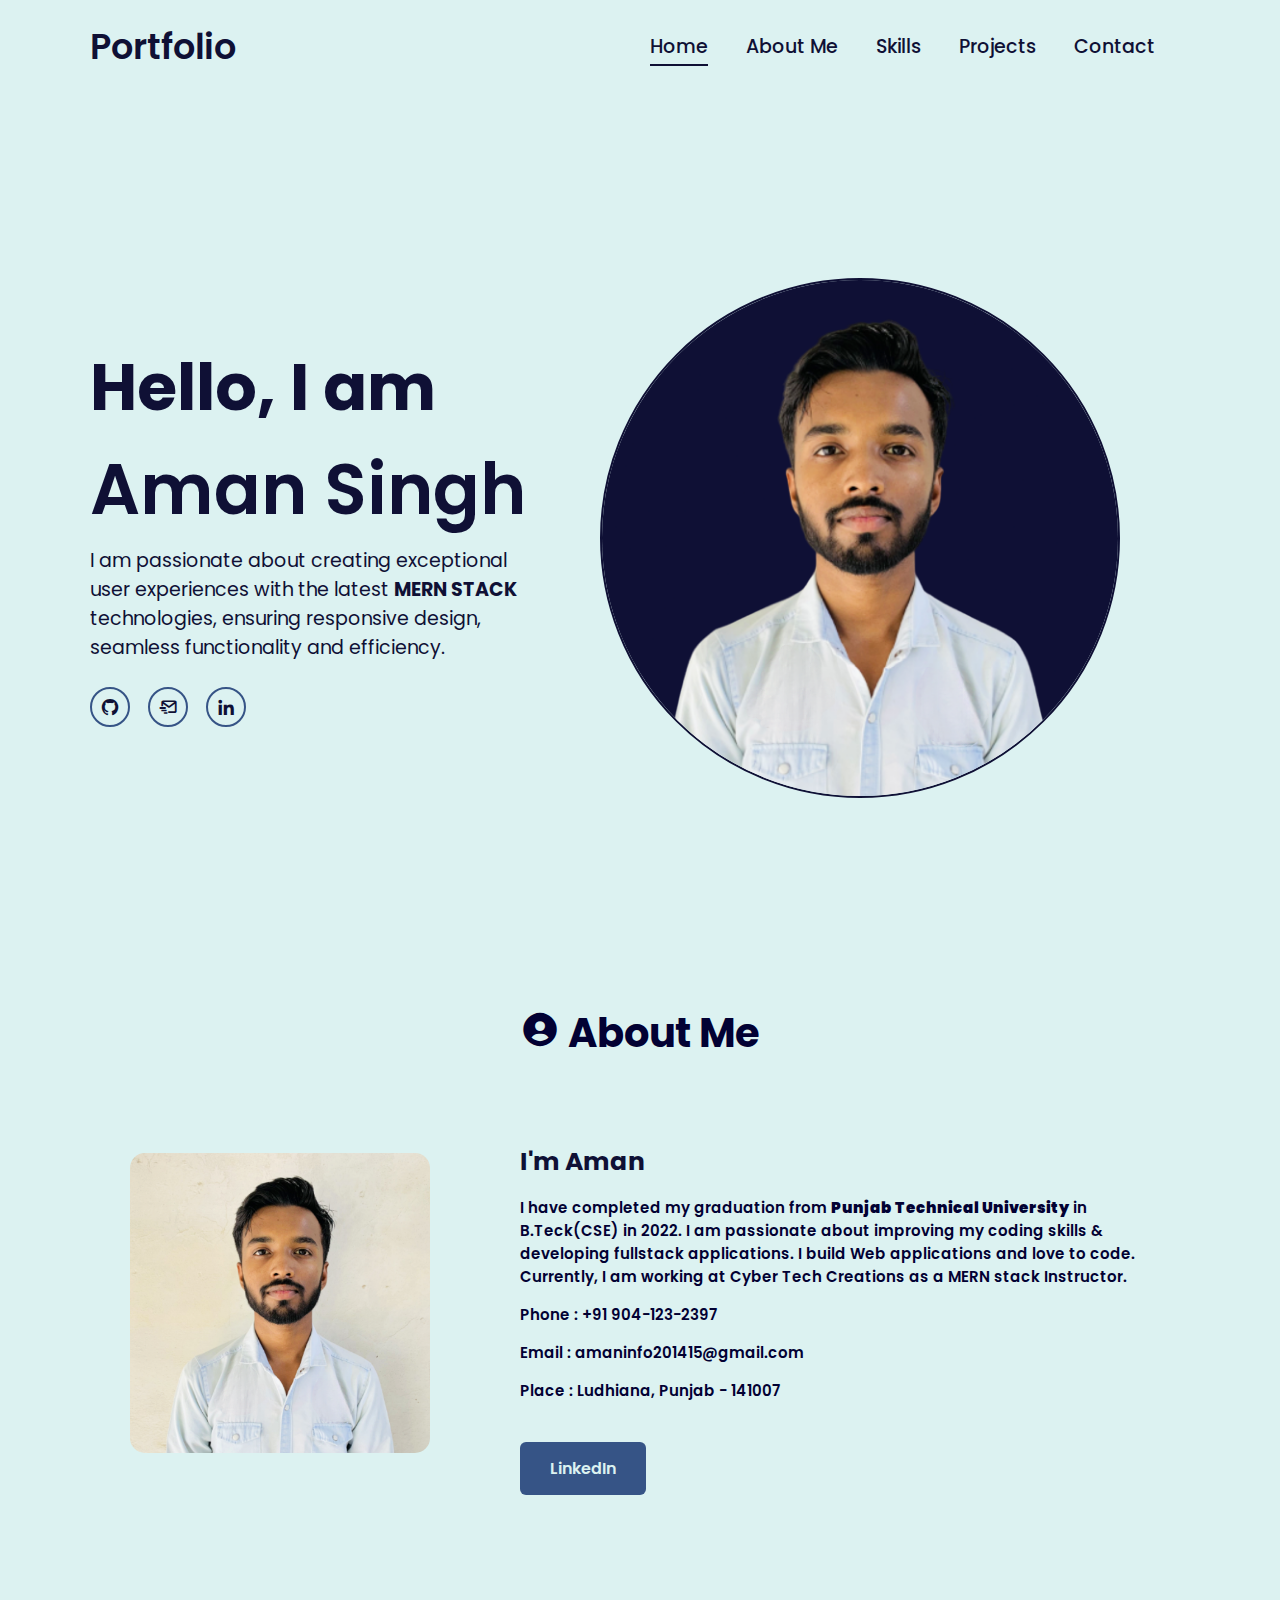
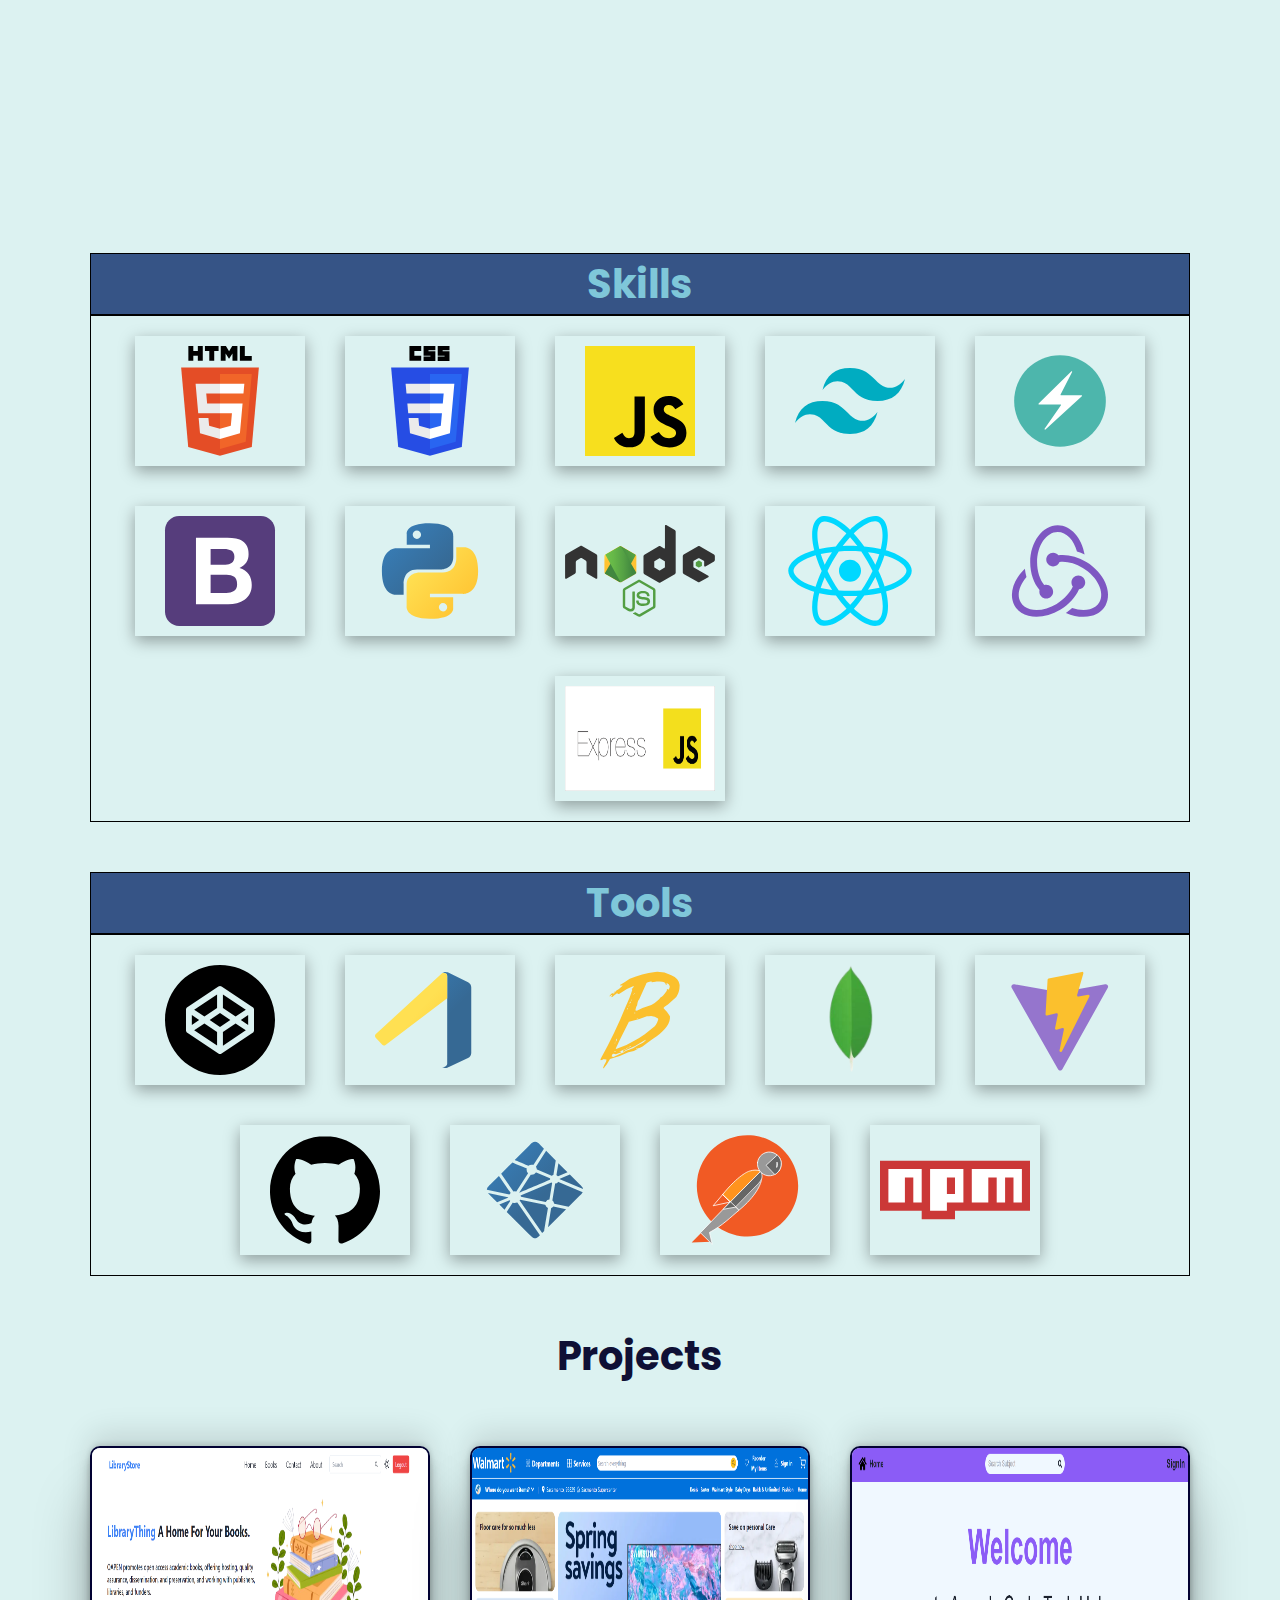
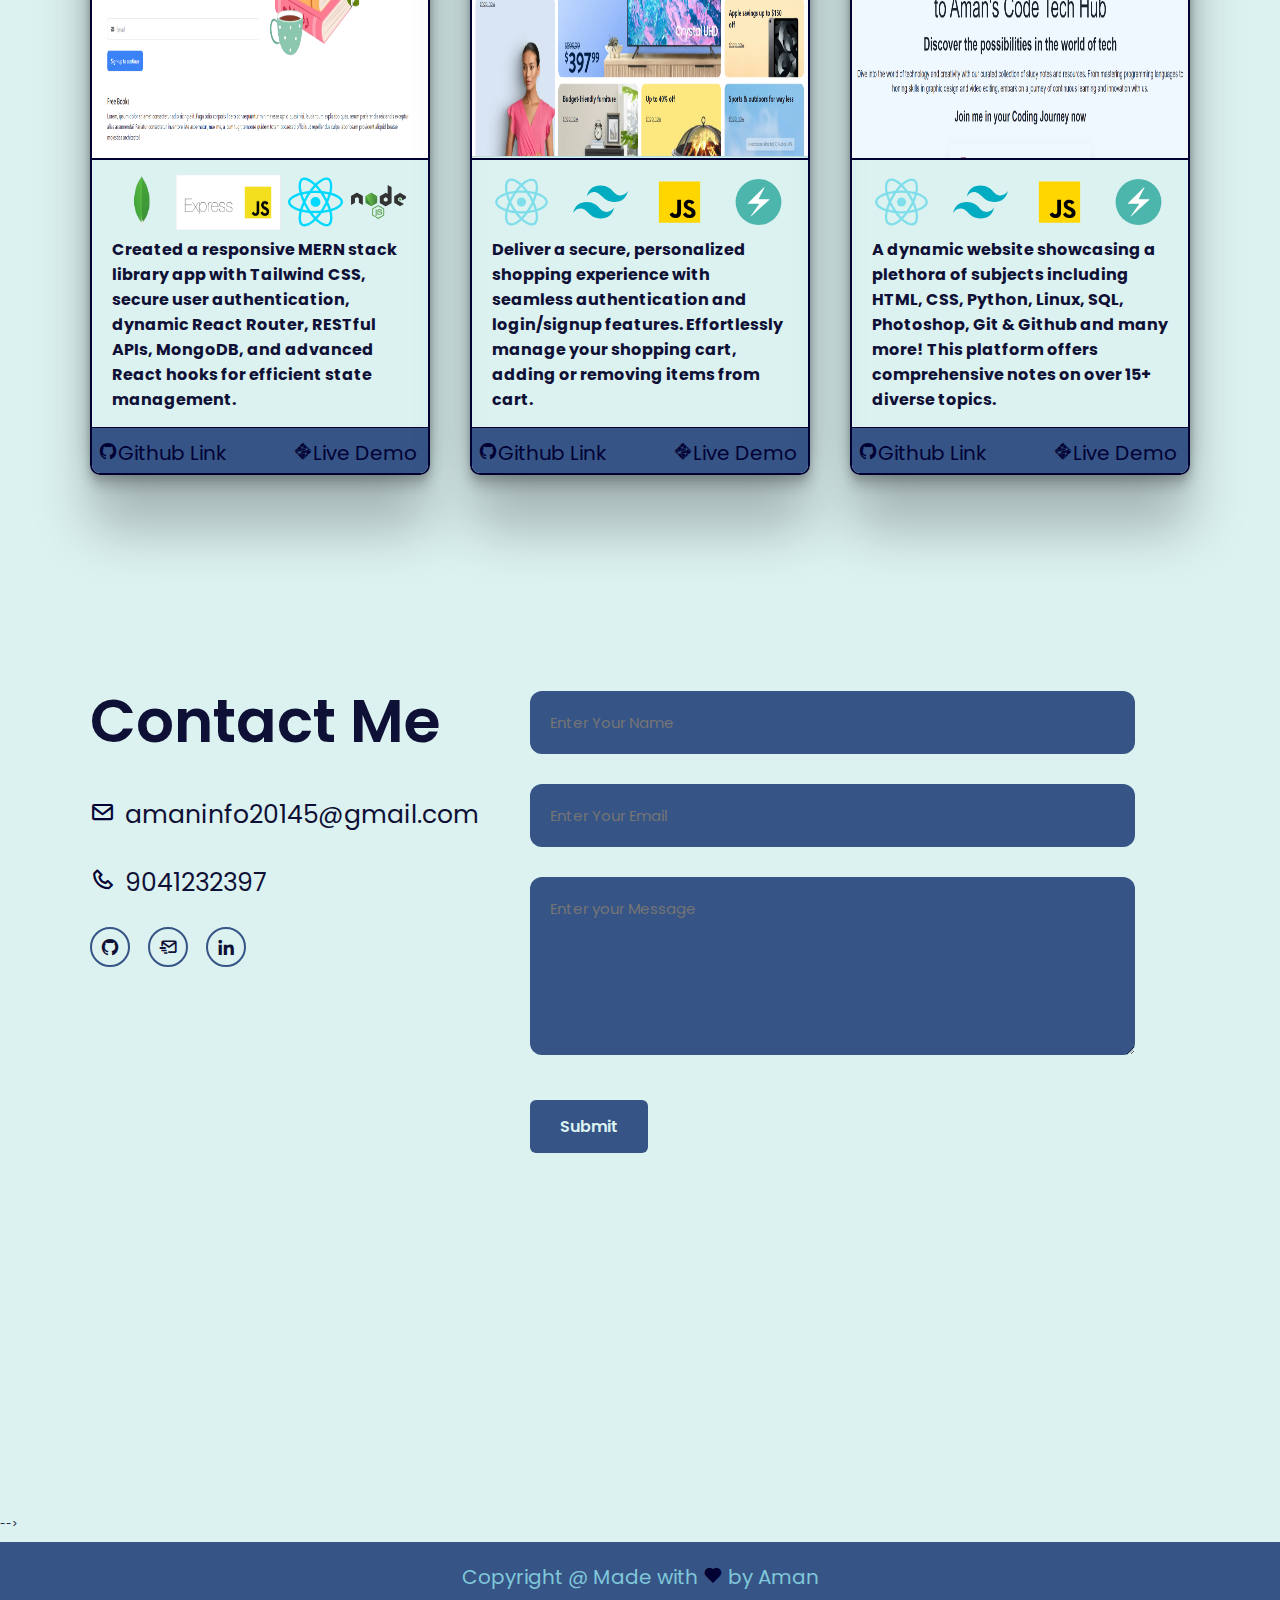
<file: index.html>
<html lang="en">
<head>
  <meta charset="UTF-8" />
  <meta http-equiv="X-UA-Compatible" content="IE=edge" />
  <meta name="viewport" content="width=device-width, initial-scale=1.0" />
  <title>Aman || Portfolio</title>

  <link href="https://unpkg.com/boxicons@2.1.4/css/boxicons.min.css" rel="stylesheet" />

  <link rel="stylesheet" href="css/style.css" />
  <link rel="stylesheet" href="css/responsive.css" />
</head>

<body>
  <!-- header design -->
  <header class="header">
    <a href="#" class="logo">Portfolio</a>
    <nav class="navbar">
      <a href="#Home" class="active">Home</a>
      <a href="#about">About Me</a>
      <a href="#skillsAndTools">Skills</a>
      <a href="#project">Projects</a>
      <a href="#contact">Contact</a>
    </nav>

    <div class="bx bx-menu" id="menu-icon"></div>
  </header>
  <!-- home section design -->
  <section class="home" id="home">
    <div class="home-content">
      <h3>Hello, I am</h3>
      <h1>Aman Singh</h1>
      <p>I am passionate about creating exceptional user experiences with the latest <b>MERN STACK</b> technologies, ensuring responsive design, seamless functionality and efficiency.
      </p>
      <div class="social-media">
        
        <a href="https://github.com/aman2282003" target="_blank"><i class="bx bxl-github"></i></a>
        <a href="mailto:amaninfo201415@gmail.com" target="_blank"><i class="bx bx-mail-send"></i></a>
        <a href="https://www.linkedin.com/in/amandeep-singh-50b655216/" target="_blank"><i
            class="bx bxl-linkedin"></i></a>
      </div>
      <!-- <a href="./resume/Aman_singh_resume.pdf" class="resumebtn" target="_blank">Download Resume</a> -->
    </div>
    <div class="pic">
      <img src="./images/profile_pic-Photoroom.png" />
    </div>
  </section>

  <!-- about section design -->

  <section class="about" id="about">
    <h2 class="heading"><i class="bx bxs-user-circle"></i> About Me</h2>

    <div class="row">
      <div class="image">
        <img draggable="false" class="tilt" src="./images/profile_pic.png" alt="" />
      </div>
      <div class="content">
<h3>I'm Aman</h3>

<p>
  I have completed my graduation from <b>Punjab Technical University</b> in B.Teck(CSE)  in 2022.
  I am passionate about improving my coding skills & developing fullstack applications. 
  I build Web applications and love to code. 
  Currently, I am working at Cyber Tech Creations as a MERN stack Instructor.
</p>





        <div class="box-container">
          <div class="box">
            <p><span> Phone : </span> +91 904-123-2397</p>
            <p><span> Email : </span> amaninfo201415@gmail.com</p>
            <p><span> Place : </span> Ludhiana, Punjab - 141007</p>
          </div>
        </div>
        <div class="linkdinbtn">
          <a href="https://www.linkedin.com/in/amandeep-singh-50b655216/" target="_blank" class="btn">LinkedIn
          </a>
        </div>
      </div>
    </div>
  </section>

  <!-- skills section design -->
  <section id="skillsAndTools">
    <div class="skills">
      <h1>Skills</h1>
      <div class="s">
        <div>
          <svg height="361" preserveAspectRatio="xMidYMid" viewBox="0 0 256 361" width="256"
            xmlns="http://www.w3.org/2000/svg">
            <path
              d="m255.554813 70.7657143-23.241143 260.3597367-104.469802 28.962461-104.1821537-28.92167-23.21652749-260.4005277z"
              fill="#e44d26" />
            <path d="m128 337.950242 84.416703-23.403605 19.861099-222.4893183h-104.277802z" fill="#f16529" />
            <path
              d="m82.8202198 155.932132h45.1797802v-31.937407h-80.082989l.7644835 8.568264 7.8494945 88.009846h71.469011v-31.936703h-42.2610989z"
              fill="#ebebeb" />
            <path
              d="m90.0177582 236.54189h-32.0597802l4.4743736 50.145758 65.4206594 18.161231.146989-.040791v-33.227956l-.139956.037275-35.5685275-9.60422z"
              fill="#ebebeb" />
            <path
              d="m24.1807473 0h16.229978v16.0351648h14.8465934v-16.0351648h16.2306813v48.5584176h-16.229978v-16.2602198h-14.8465934v16.2602198h-16.2299781v-48.5584176z" />
            <path
              d="m92.8309451 16.1026813h-14.2881759v-16.1026813h44.8140658v16.1026813h-14.294505v32.4557363h-16.2306816v-32.4557363z" />
            <path
              d="m130.469275 0h16.923428l10.410198 17.061978 10.399648-17.061978h16.929759v48.5584176h-16.163165v-24.0682198l-11.166242 17.2652308h-.279209l-11.173978-17.2652308v24.0682198h-15.880439z" />
            <path d="m193.20967 0h16.234901v32.5077802h22.824088v16.0506374h-39.058989z" />
            <g fill="#fff">
              <path
                d="m127.889582 220.572835h39.326945l-3.707076 41.419956-35.619869 9.614066v33.22655l65.472704-18.145759.480351-5.395692 7.504879-84.079824.779253-8.576h-74.237187z" />
              <path
                d="m127.889582 155.854066v.078066h77.143209l.640704-7.17855 1.45512-16.190593.763781-8.568264h-80.002814z" />
            </g>
          </svg>
        </div>
        <div>
          <svg height="361" preserveAspectRatio="xMidYMid" viewBox="0 0 256 361" width="256"
            xmlns="http://www.w3.org/2000/svg">
            <path
              d="m127.843868 360.087912-104.1821537-28.92167-23.21652749-260.4005277h255.10962619l-23.241143 260.3597367z"
              fill="#264de4" />
            <path d="m212.416703 314.546637 19.861099-222.4893183h-104.277802v245.8929233z" fill="#2965f1" />
            <g fill="#ebebeb">
              <path d="m53.6685714 188.636132 2.8624176 31.936703h71.469011v-31.936703z" />
              <path d="m47.917011 123.994725 2.9032088 31.937407h77.1797802v-31.937407z" />
              <path
                d="m128 271.580132-.139956.037275-35.5685275-9.60422-2.2737583-25.471297h-32.0597802l4.4743736 50.145758 65.4206594 18.161231.146989-.040791z" />
            </g>
            <path d="m60.4835165 0h38.6813187v16.1758242h-22.5054945v16.1758242h22.5054945v16.1758241h-38.6813187z" />
            <path
              d="m106.901099 0h38.681319v14.0659341h-22.505495v2.8131868h22.505495v32.3516483h-38.681319v-14.7692307h22.505494v-2.8131869h-22.505494z" />
            <path
              d="m153.318681 0h38.681319v14.0659341h-22.505495v2.8131868h22.505495v32.3516483h-38.681319v-14.7692307h22.505495v-2.8131869h-22.505495z" />
            <path
              d="m202.126769 188.636132 5.765627-64.641407h-80.002814v31.937407h45.00255l-2.906022 32.704h-42.096528v31.936703h39.326945l-3.707076 41.419956-35.619869 9.614066v33.22655l65.472704-18.145759.480351-5.395692 7.504879-84.079824z"
              fill="#fff" />
          </svg>
        </div>
        <div>
          <svg height="256" preserveAspectRatio="xMidYMid" viewBox="0 0 256 256" width="256"
            xmlns="http://www.w3.org/2000/svg">
            <path d="m0 0h256v256h-256z" fill="#f7df1e" />
            <path
              d="m67.311746 213.932292 19.590908-11.856051c3.7794539 6.701105 7.2175746 12.370896 15.464432 12.370896 7.905117 0 12.88899-3.092318 12.88899-15.120254v-81.798096h24.057499v82.13821c0 24.917333-14.605816 36.258946-35.915175 36.258946-19.2451048 0-30.4164571-9.96734-36.0870603-21.995683" />
            <path
              d="m152.380952 211.354413 19.58847-11.341613c5.156572 8.421181 11.858489 14.607035 23.714946 14.607035 9.968153 0 16.324673-4.983873 16.324673-11.857676 0-8.248483-6.529625-11.170134-17.527873-15.980089l-6.012749-2.579505c-17.357206-7.387835-28.871111-16.667225-28.871111-36.257727 0-18.04353 13.7472-31.791543 35.228444-31.791543 15.294172 0 26.292013 5.327645 34.195911 19.247137l-18.731073 12.028343c-4.124444-7.388648-8.591034-10.309486-15.464431-10.309486-7.045689 0-11.513905 4.467809-11.513905 10.309486 0 7.217574 4.468216 10.139631 14.777702 14.607847l6.013968 2.577473c20.449524 8.764546 31.963428 17.699353 31.963428 37.804292 0 21.653537-17.012215 33.509588-39.86692 33.509588-22.339454 0-36.774603-10.653664-43.819073-24.573562" />
          </svg>
        </div>
        <div>
          <svg xmlns="http://www.w3.org/2000/svg"  viewBox="0 0 48 48" width="48px" height="48px"><path fill="#00acc1" d="M24,9.604c-6.4,0-10.4,3.199-12,9.597c2.4-3.199,5.2-4.398,8.4-3.599 c1.826,0.456,3.131,1.781,4.576,3.247C27.328,21.236,30.051,24,36,24c6.4,0,10.4-3.199,12-9.598c-2.4,3.199-5.2,4.399-8.4,3.6 c-1.825-0.456-3.13-1.781-4.575-3.247C32.672,12.367,29.948,9.604,24,9.604L24,9.604z M12,24c-6.4,0-10.4,3.199-12,9.598 c2.4-3.199,5.2-4.399,8.4-3.599c1.825,0.457,3.13,1.781,4.575,3.246c2.353,2.388,5.077,5.152,11.025,5.152 c6.4,0,10.4-3.199,12-9.598c-2.4,3.199-5.2,4.399-8.4,3.599c-1.826-0.456-3.131-1.781-4.576-3.246C20.672,26.764,17.949,24,12,24 L12,24z"/></svg>
        </div>
        <div>
          <svg xmlns="http://www.w3.org/2000/svg"  viewBox="0 0 48 48" width="48px" height="48px"><circle cx="24" cy="24" r="20" fill="#4db6ac"/><path fill="#fff" d="M33.357,21.5h-8.882c-0.187,0-0.308-0.198-0.222-0.365l5.03-9.745	c0.13-0.253-0.195-0.492-0.398-0.293l-14.2,13.974c-0.159,0.157-0.048,0.428,0.175,0.428H24.2c0.202,0,0.32,0.227,0.205,0.393	l-7.126,10.265c-0.17,0.245,0.154,0.528,0.374,0.327l15.873-14.55C33.694,21.78,33.585,21.5,33.357,21.5z"/></svg>
        </div>
        <div>
          <svg height="256" preserveAspectRatio="xMidYMid" viewBox="0 0 256 256" width="256" xmlns="http://www.w3.org/2000/svg"><path d="m0 222.991225c0 18.232249 14.7785318 33.008775 33.0087747 33.008775h189.9824503c18.232249 0 33.008775-14.778532 33.008775-33.008775v-189.9824503c0-18.2322484-14.778532-33.0087747-33.008775-33.0087747h-189.9824503c-18.2322484 0-33.0087747 14.7785318-33.0087747 33.0087747z" fill="#563d7c"/><path d="m106.157563 113.238095v-36.2535012h31.911765c3.039231 0 5.969874.2532655 8.792017.759804 2.822143.5065384 5.318616 1.4110579 7.489495 2.7135854 2.17088 1.3025275 3.907557 3.1115664 5.210084 5.4271709 1.302528 2.3156044 1.953782 5.2824282 1.953782 8.9005602 0 6.5126377-1.953762 11.2161387-5.861345 14.1106447-3.907582 2.894505-8.900529 4.341736-14.978991 4.341736zm-34.082633-62.738095v155h75.112045c6.946813 0 13.712619-.868339 20.297619-2.605042s12.446286-4.414081 17.584033-8.032213c5.137748-3.618132 9.226176-8.285452 12.265407-14.002101 3.03923-5.716648 4.558823-12.482454 4.558823-20.297619 0-9.696594-2.35175-17.981992-7.055322-24.856442-4.703572-6.874451-11.831185-11.686495-21.383053-14.436275 6.946813-3.328681 12.193026-7.598013 15.738795-12.808123 3.54577-5.21011 5.318628-11.7226501 5.318628-19.5378153 0-7.236264-1.193966-13.3146345-3.581933-18.2352941-2.387967-4.9206595-5.752779-8.8643642-10.094538-11.8312325-4.341758-2.9668682-9.55179-5.1015341-15.630252-6.4040616s-12.808086-1.9537815-20.189076-1.9537815zm34.082633 128.515406v-42.549019h37.121849c7.380989 0 13.314637 1.700496 17.80112 5.10154 4.486484 3.401044 6.729692 9.081426 6.729692 17.041317 0 4.052308-.687435 7.380939-2.062325 9.985994s-3.22011 4.667359-5.535714 6.186975c-2.315605 1.519615-4.992982 2.605039-8.032213 3.256302-3.039231.651264-6.223139.976891-9.551821.976891z" fill="#fff"/></svg>
        </div>
        <div>
          <svg viewBox="0 0 32 32" xmlns="http://www.w3.org/2000/svg" xmlns:xlink="http://www.w3.org/1999/xlink">
            <linearGradient id="a" gradientTransform="matrix(189.38 0 0 189.81 25243.061 38519.17)"
              gradientUnits="userSpaceOnUse" x1="-133.268" x2="-133.198" y1="-202.91" y2="-202.84">
              <stop offset="0" stop-color="#387eb8" />
              <stop offset="1" stop-color="#366994" />
            </linearGradient>
            <linearGradient id="b" gradientTransform="matrix(189.38 0 0 189.81 25309.061 38583.42)"
              gradientUnits="userSpaceOnUse" x1="-133.575" x2="-133.495" y1="-203.203" y2="-203.133">
              <stop offset="0" stop-color="#ffe052" />
              <stop offset="1" stop-color="#ffc331" />
            </linearGradient>
            <path
              d="m15.885 2.1c-7.1 0-6.651 3.07-6.651 3.07v3.19h6.752v1h-9.441s-4.545-.56-4.545 6.645 4.013 6.912 4.013 6.912h2.317v-3.361s-.13-4.013 3.9-4.013h6.762s3.772.06 3.772-3.652v-6.091s.572-3.712-6.842-3.712zm-3.732 2.137a1.214 1.214 0 1 1 -1.183 1.244v-.02a1.214 1.214 0 0 1 1.214-1.214z"
              fill="url(#a)" />
            <path
              d="m16.085 29.91c7.1 0 6.651-3.08 6.651-3.08v-3.18h-6.751v-1h9.47s4.545.508 4.545-6.655-4.013-6.912-4.013-6.912h-2.347v3.317s.13 4.013-3.9 4.013h-6.765s-3.775-.057-3.775 3.655v6.132s-.572 3.712 6.842 3.712h.04zm3.732-2.147a1.214 1.214 0 1 1 1.183-1.244v.03a1.214 1.214 0 0 1 -1.214 1.214h.03z"
              fill="url(#b)" />
          </svg>
        </div>
        <div>
          <svg height="314" preserveAspectRatio="xMidYMid" viewBox="0 0 512 314" width="512"
            xmlns="http://www.w3.org/2000/svg" xmlns:xlink="http://www.w3.org/1999/xlink">
            <defs>
              <linearGradient id="a">
                <stop offset="0" stop-color="#41873f" />
                <stop offset=".3288" stop-color="#418b3d" />
                <stop offset=".6352" stop-color="#419637" />
                <stop offset=".9319" stop-color="#3fa92d" />
                <stop offset="1" stop-color="#3fae2a" />
              </linearGradient>
              <linearGradient id="b" x1="68.188441%" x2="27.822694%" xlink:href="#a" y1="17.486831%" y2="89.755142%" />
              <path id="c"
                d="m57.903386 1.84920993c-1.8492099-1.04018058-4.0451467-1.04018058-5.8943567 0l-48.6573363 28.08487587c-1.84920993 1.0401806-2.88939052 3.0049661-2.88939052 5.0853273v56.2853273c0 2.0803612 1.15575621 4.0451467 2.88939052 5.0853273l48.6573363 28.0848763c1.84921 1.04018 4.0451468 1.04018 5.8943567 0l48.657336-28.0848763c1.84921-1.0401806 2.889391-3.0049661 2.889391-5.0853273v-56.2853273c0-2.0803612-1.155756-4.0451467-2.889391-5.0853273z" />
              <linearGradient id="d" x1="43.276547%" x2="159.245277%" y1="55.168777%" y2="-18.306138%">
                <stop offset=".1376" stop-color="#41873f" />
                <stop offset=".4032" stop-color="#54a044" />
                <stop offset=".7136" stop-color="#66b848" />
                <stop offset=".9081" stop-color="#6cc04a" />
              </linearGradient>
              <linearGradient id="e">
                <stop offset=".09191646" stop-color="#6cc04a" />
                <stop offset=".2864" stop-color="#66b848" />
                <stop offset=".5968" stop-color="#54a044" />
                <stop offset=".8624" stop-color="#41873f" />
              </linearGradient>
              <linearGradient id="f" x1="-4413.77%" x2="5327.93%" xlink:href="#e" y1="13.43%" y2="13.43%" />
              <linearGradient id="g" x1="-4.388804%" x2="101.499239%" xlink:href="#e" y1="49.997207%" y2="49.997207%" />
              <linearGradient id="h" x1="-9713.77%" x2="27.93%" xlink:href="#e" y1="36.21%" y2="36.21%" />
              <linearGradient id="i" x1="-103.860714%" x2="100.796849%" xlink:href="#e" y1="50.275421%"
                y2="50.275421%" />
              <linearGradient id="j" x1="130.613025%" x2="4.393277%" xlink:href="#a" y1="-211.06936%"
                y2="201.605387%" />
              <mask id="k" fill="#fff">
                <use fill="#fff" xlink:href="#c" />
              </mask>
            </defs>
            <g fill="none">
              <path
                d="m253.110609 313.094357c-1.733634 0-3.351693-.462303-4.854176-1.271332l-15.371557-9.130474c-2.311513-1.271332-1.155756-1.733635-.462303-1.964786 3.120542-1.04018 3.69842-1.271332 6.934538-3.120542.346726-.231151.809029-.115575 1.155756.115576l11.788713 7.050113c.462303.231151 1.040181.231151 1.386908 0l46.114672-26.697968c.462303-.231152.693454-.693454.693454-1.271332v-53.280361c0-.577879-.231151-1.040181-.693454-1.271332l-46.114672-26.582393c-.462303-.231151-1.040181-.231151-1.386908 0l-46.114673 26.582393c-.462302.231151-.693453.809029-.693453 1.271332v53.280361c0 .462302.231151 1.04018.693453 1.271332l12.597743 7.281264c6.818962 3.467268 11.09526-.577878 11.09526-4.623025v-52.586908c0-.693453.577878-1.386907 1.386907-1.386907h5.894357c.693454 0 1.386907.577878 1.386907 1.386907v52.586908c0 9.130474-4.969751 14.446952-13.637923 14.446952-2.658239 0-4.7386 0-10.632957-2.88939l-12.13544-6.934537c-3.004966-1.733635-4.854176-4.969752-4.854176-8.437021v-53.280361c0-3.467268 1.84921-6.703386 4.854176-8.43702l46.114672-26.697969c2.889391-1.618058 6.818962-1.618058 9.708353 0l46.114672 26.697969c3.004966 1.733634 4.854176 4.969752 4.854176 8.43702v53.280361c0 3.467269-1.84921 6.703386-4.854176 8.437021l-46.114672 26.697968c-1.502484.693454-3.236118 1.040181-4.854177 1.040181zm14.215802-36.637472c-20.225734 0-24.386456-9.24605-24.386456-17.105192 0-.693454.577878-1.386907 1.386907-1.386907h6.009933c.693453 0 1.271331.462302 1.271331 1.155756.924605 6.125508 3.582845 9.130474 15.83386 9.130474 9.708353 0 13.869075-2.195937 13.869075-7.39684 0-3.004966-1.155756-5.200903-16.296163-6.703386-12.597742-1.271332-20.456884-4.045147-20.456884-14.100226 0-9.361625 7.859142-14.909255 21.034763-14.909255 14.793679 0 22.074943 5.085328 22.999548 16.180587 0 .346727-.115576.693454-.346727 1.040181-.231151.231151-.577878.462302-.924605.462302h-6.009932c-.577878 0-1.155756-.462302-1.271332-1.04018-1.386907-6.356659-4.969752-8.437021-14.446952-8.437021-10.632958 0-11.904289 3.69842-11.904289 6.472235 0 3.351693 1.502483 4.391874 15.83386 6.241084 14.215801 1.84921 20.919187 4.507449 20.919187 14.446952-.115576 10.170655-8.43702 15.949436-23.115124 15.949436z"
                fill="#539e43" />
              <path
                d="m110.027991 104.711512c0-2.080361-1.155756-4.045146-3.004966-5.0853269l-49.0040634-28.2004515c-.8090293-.4623024-1.7336343-.6934537-2.6582393-.8090293h-.4623024c-.924605 0-1.84921.3467269-2.6582393.8090293l-49.00406322 28.2004515c-1.84920993 1.0401809-3.00496614 3.0049659-3.00496614 5.0853269l.11557562 75.817608c0 1.04018.57787811 2.080361 1.50248307 2.542663.92460497.577878 2.08036118.577878 2.88939052 0l29.12505645-16.642889c1.8492099-1.040181 3.0049661-3.004966 3.0049661-5.085327v-35.481716c0-2.080361 1.1557562-4.045147 3.0049662-5.085327l12.3665914-7.165689c.924605-.577878 1.9647855-.809029 3.0049661-.809029s2.0803612.231151 2.8893905.809029l12.3665915 7.165689c1.8492099 1.04018 3.0049661 3.004966 3.0049661 5.085327v35.481716c0 2.080361 1.1557562 4.045146 3.0049661 5.085327l29.1250561 16.642889c.924605.577878 2.080362.577878 3.004967 0 .924604-.462302 1.502483-1.502483 1.502483-2.542663z"
                fill="#333" />
              <path
                d="m345.571106.34672686c-.924605-.46230248-2.080361-.46230248-2.88939 0-.924605.57787811-1.502483 1.50248307-1.502483 2.54266366v75.12415348c0 .6934537-.346727 1.3869075-1.040181 1.84921-.693454.3467268-1.386908.3467268-2.080361 0l-12.251016-7.0501129c-1.84921-1.0401806-4.045147-1.0401806-5.894357 0l-49.004063 28.3160269c-1.84921 1.040181-3.004966 3.004966-3.004966 5.085327v56.516479c0 2.080361 1.155756 4.045147 3.004966 5.085327l49.004063 28.316027c1.84921 1.040181 4.045147 1.040181 5.894357 0l49.004063-28.316027c1.84921-1.04018 3.004966-3.004966 3.004966-5.085327v-140.8866817c0-2.1959368-1.155756-4.1607223-3.004966-5.2009029zm-4.507449 143.77607214c0 .577878-.231151 1.040181-.693454 1.271332l-16.758465 9.708352c-.462302.231151-1.04018.231151-1.502483 0l-16.758465-9.708352c-.462302-.231151-.693454-.809029-.693454-1.271332v-19.416704c0-.577878.231152-1.040181.693454-1.271332l16.758465-9.708352c.462303-.231151 1.040181-.231151 1.502483 0l16.758465 9.708352c.462303.231151.693454.809029.693454 1.271332z"
                fill="#333" />
              <g transform="translate(401.047404 70.501129)">
                <path
                  d="m107.600903 53.7426637c1.84921-1.0401806 2.88939-3.0049662 2.88939-5.0853274v-13.7534988c0-2.0803612-1.155756-4.0451468-2.88939-5.0853273l-48.6573364-28.20045151c-1.8492099-1.04018059-4.0451467-1.04018059-5.8943567 0l-49.00406317 28.31602711c-1.84920994 1.0401806-3.00496614 3.0049661-3.00496614 5.0853273v56.5164785c0 2.0803612 1.1557562 4.0451468 3.00496614 5.0853274l48.65733637 27.738149c1.8492099 1.040181 4.0451467 1.040181 5.778781 0l29.4717833-16.411738c.924605-.462303 1.5024831-1.502483 1.5024831-2.542664 0-1.04018-.5778781-2.080361-1.5024831-2.542664l-49.2352144-28.3160266c-.924605-.5778781-1.5024831-1.5024831-1.5024831-2.5426637v-17.6830699c0-1.0401806.5778781-2.0803612 1.5024831-2.5426637l15.3715575-8.7837472c.924605-.5778781 2.0803612-.5778781 3.0049662 0l15.3715575 8.7837472c.924605.5778781 1.5024831 1.5024831 1.5024831 2.5426637v13.8690745c0 1.0401805.5778781 2.0803611 1.5024831 2.5426636.9246049.5778781 2.0803611.5778781 3.0049661 0z"
                  fill="#333" />
                <path
                  d="m55.2451467 51.0844244c.3467269-.2311513.8090294-.2311513 1.1557562 0l9.3616253 5.4320542c.3467269.2311512.5778781.5778781.5778781 1.0401805v10.8641084c0 .4623025-.2311512.8090293-.5778781 1.0401806l-9.3616253 5.4320542c-.3467268.2311512-.8090293.2311512-1.1557562 0l-9.3616253-5.4320542c-.3467268-.2311513-.5778781-.5778781-.5778781-1.0401806v-10.8641084c0-.4623024.2311513-.8090293.5778781-1.0401805z"
                  fill="#539e43" />
              </g>
              <g transform="translate(134.06772 70.501129)">
                <use fill="url(#b)" xlink:href="#c" />
                <g mask="url(#k)">
                  <path
                    d="m51.8934537 1.84920993-48.77291194 28.08487587c-1.84920993 1.0401806-3.12054176 3.0049661-3.12054176 5.0853273v56.2853273c0 1.3869075.5778781 2.6582393 1.50248307 3.6984199l54.78284423-93.84740409c-1.3869074-.23115124-3.0049661-.11557562-4.3918736.69345372z" />
                  <path
                    d="m56.6320542 125.052822c.4623025-.115576.9246049-.346727 1.3869074-.577878l48.7729124-28.0848763c1.84921-1.0401806 3.004966-3.0049661 3.004966-5.0853273v-56.2853273c0-1.5024831-.693454-3.0049661-1.733635-4.0451467z" />
                  <path
                    d="m106.676298 29.9340858-48.8884876-28.08487587c-.4623025-.23115124-1.0401806-.46230248-1.5024831-.5778781l-54.78284423 93.84740407c.46230248.5778781 1.04018059 1.0401806 1.61805869 1.3869074l48.88848754 28.0848757c1.3869075.80903 3.0049662 1.040181 4.5074493.577878l51.4311514-94.078555c-.346727-.4623025-.80903-.8090294-1.271332-1.1557562z"
                    fill="url(#d)" />
                </g>
                <g mask="url(#k)">
                  <g transform="translate(0 -9.24605)">
                    <path
                      d="m109.79684 100.55079v-56.2853272c0-2.0803612-1.271332-4.0451468-3.120542-5.0853274l-48.8884876-28.0848758c-.5778781-.3467269-1.1557562-.5778781-1.8492099-.6934537l53.5115125 91.4203161c.231151-.346727.346727-.809029.346727-1.271332z"
                      fill="none" />
                    <path
                      d="m3.12054176 39.1801354c-1.84920993 1.0401806-3.12054176 3.0049662-3.12054176 5.0853274v56.2853272c0 2.080361 1.38690745 4.045147 3.12054176 5.085327l48.88848754 28.084876c1.1557563.693454 2.4270881.924605 3.8139955.693454l-52.35575618-95.3498872z"
                      fill="none" />
                    <g fill-rule="evenodd">
                      <path d="m50.3909707.80902935-.6934538.34672686h.924605z" fill="url(#f)" />
                      <path
                        d="m106.791874 105.636117c1.386907-.809029 2.427088-2.195936 2.88939-3.698419l-53.6270879-91.5358921c-1.3869075-.2311513-2.8893905-.1155757-4.1607224.6934537l-48.5417607 27.9693002 52.3557562 95.4654632c.6934537-.115576 1.5024831-.346727 2.1959368-.693454z"
                        fill="url(#g)" />
                      <path d="m111.299323 104.711512-.346727-.577878v.80903z" fill="url(#h)" />
                      <path
                        d="m106.791874 105.636117-48.7729124 28.084876c-.6934537.346727-1.3869074.577878-2.1959368.693454l.924605 1.733634 54.0893902-31.320993v-.693454l-1.386907-2.311512c-.231151 1.618059-1.271332 3.004966-2.658239 3.813995z"
                        fill="url(#i)" />
                      <path
                        d="m106.791874 105.636117-48.7729124 28.084876c-.6934537.346727-1.3869074.577878-2.1959368.693454l.924605 1.733634 54.0893902-31.320993v-.693454l-1.386907-2.311512c-.231151 1.618059-1.271332 3.004966-2.658239 3.813995z"
                        fill="url(#j)" />
                    </g>
                  </g>
                </g>
              </g>
            </g>
          </svg>
        </div>
        <div>
          <svg height="228" preserveAspectRatio="xMidYMid" viewBox="0 0 256 228" width="256"
            xmlns="http://www.w3.org/2000/svg">
            <path
              d="m210.483381 73.8236374c-2.655683-.9140871-5.407514-1.7789613-8.240911-2.5969006.465702-1.900627.893126-3.7766474 1.273161-5.6207704 6.238212-30.2810742 2.159451-54.6757186-11.768303-62.70747357-13.354969-7.70138944-35.196001.32854284-57.254392 19.52528477-2.121175 1.8459457-4.248274 3.8003425-6.374459 5.8486085-1.4167-1.3551821-2.831119-2.6647964-4.241893-3.9174513-23.117839-20.52640617-46.2899038-29.17651417-60.2039874-21.12151965-13.3422097 7.72371765-17.293381 30.65700725-11.6780788 59.35460545.5422551 2.7718805 1.1761011 5.6025433 1.8928804 8.4805964-3.2795041.9309471-6.4455448 1.9234107-9.4748826 2.9792133-27.1031859 9.4493647-44.4125156 24.2588525-44.4125156 39.6201647 0 15.865292 18.5815786 31.778428 46.8116526 41.427378 2.2278027.761436 4.5394499 1.481405 6.921727 2.16492-.7732831 3.112727-1.4458617 6.163025-2.0104451 9.138138-5.3541994 28.199544-1.1729114 50.591033 12.1337554 58.265994 13.744572 7.926039 36.8118301-.221003 59.2734951-19.855194 1.775316-1.552035 3.557011-3.197938 5.341896-4.923129 2.313471 2.227802 4.623294 4.336217 6.920816 6.313853 21.756733 18.722383 43.245072 26.282514 56.539435 18.586137 13.730902-7.948824 18.193343-32.002622 12.39987-61.267992-.442462-2.235094-.957376-4.51849-1.535629-6.842439 1.61993-.478918 3.210241-.973326 4.760909-1.487329 29.347849-9.723682 48.442518-25.443157 48.442518-41.520337 0-15.4169044-17.867534-30.3261857-45.516619-39.8443576zm-6.365346 70.9839276c-1.399838.463422-2.836131.911353-4.299764 1.345612-3.23986-10.256823-7.612532-21.163442-12.963542-32.431867 5.106312-11.000033 9.309927-21.7672137 12.459108-31.9575086 2.618773.7577901 5.160537 1.5570469 7.609799 2.4005042 23.689712 8.1552432 38.140127 20.2129004 38.140127 29.5036894 0 9.896384-15.60601 22.743273-40.945728 31.13957zm-10.514281 20.834442c2.561813 12.940759 2.927721 24.64071 1.230782 33.78705-1.524693 8.218583-4.590941 13.698093-8.38217 15.892632-8.067754 4.669773-25.320578-1.400294-43.92722-17.411857-2.133022-1.835466-4.281537-3.79533-6.436887-5.869571 7.21336-7.889128 14.422619-17.060529 21.458721-27.246268 12.375719-1.098179 24.067925-2.893546 34.671062-5.34463.522205 2.106593.986084 4.17263 1.385712 6.192644zm-106.3275674 48.872679c-7.8822932 2.783728-14.1601491 2.863471-17.9550235.675312-8.0750442-4.65747-11.4320133-22.635733-6.8529197-46.751959.5244838-2.761856 1.1487607-5.598897 1.8682739-8.498823 10.4869402 2.318938 22.0934778 3.987625 34.4988161 4.993303 7.0834926 9.967015 14.5009956 19.128391 21.9759136 27.150121-1.633145 1.57664-3.259911 3.07764-4.877562 4.492059-9.932382 8.682006-19.8857245 14.841841-28.6574984 17.939987zm-36.9275725-69.767727c-12.4828036-4.266499-22.7915743-9.811627-29.8577507-15.862556-6.349397-5.437588-9.5550817-10.835988-9.5550817-15.216408 0-9.321775 13.8976794-21.2117433 37.0765787-29.2931669 2.8124357-.980616 5.7565619-1.904728 8.8118733-2.7727918 3.2034061 10.4204114 7.4056553 21.3151817 12.4768798 32.3320737-5.1368419 11.18048-9.3987847 22.248865-12.6336326 32.791396-2.1781339-.626099-4.288372-1.285007-6.3188668-1.978547zm12.3784537-84.2591517c-4.8110332-24.5873955-1.6158291-43.1352541 6.4245837-47.7895344 8.5644409-4.95821666 27.5028138 2.1111493 47.4632705 19.834689 1.275894 1.132812 2.556801 2.3184823 3.841353 3.5451637-7.438008 7.986643-14.787615 17.079213-21.8082236 26.9874439-12.0398868 1.115952-23.5648583 2.9085836-34.1611607 5.3090876-.6661993-2.6798338-1.2563004-5.3127329-1.7598229-7.8868498zm110.4268332 27.2672294c-2.533105-4.3754063-5.133652-8.647374-7.784777-12.8026884 8.168002 1.032563 15.99379 2.4032381 23.342942 4.0805836-2.206387 7.0711887-4.956393 14.4645409-8.19352 22.0438091-2.322127-4.4086708-4.778224-8.8537956-7.364645-13.3217043zm-45.03178-43.8611468c5.04434 5.464929 10.09597 11.566438 15.064668 18.1865069-5.006975-.2364961-10.075921-.3595288-15.186788-.3595288-5.062567 0-10.094147.1202987-15.070136.3526937 4.97371-6.5585527 10.069085-12.6518596 15.192256-18.1796718zm-45.3202226 43.9367891c-2.5303719 4.3877096-4.9409009 8.8086837-7.2265745 13.23786-3.1847235-7.5528392-5.9092136-14.9799114-8.1347379-22.1513491 7.3040395-1.6345118 15.0929189-2.971011 23.2089741-3.98398-2.6884917 4.1935912-5.3104547 8.4970007-7.8476617 12.8965578zm8.0814237 65.35222c-8.38536-.935504-16.2913482-2.203195-23.5935651-3.792596 2.2610672-7.299483 5.0457066-14.88513 8.2978701-22.600646 2.2915975 4.425987 4.7116957 8.848784 7.2575606 13.246063h.0004556c2.5932554 4.479756 5.2799243 8.86792 8.0376788 13.147179zm37.5413689 31.030206c-5.183321-5.592518-10.353427-11.778782-15.402779-18.433027 4.901712.192295 9.899117.290722 14.978089.290722 5.217952 0 10.37621-.117565 15.453359-.343581-4.985103 6.774089-10.018505 12.969922-15.028669 18.485886zm52.198205-57.816696c3.421675 7.798904 6.306108 15.344908 8.596338 22.519991-7.422515 1.693293-15.436498 3.057134-23.880185 4.070559 2.657506-4.211364 5.280835-8.556696 7.858597-13.026427 2.607838-4.522133 5.083984-9.051102 7.42525-13.564123zm-16.89831 8.100562c-4.001751 6.938586-8.110131 13.5623-12.280938 19.81464-7.596585.543165-15.444702.822951-23.443647.822951-7.966593 0-15.71583-.247433-23.177988-.731817-4.338953-6.334359-8.536645-12.977667-12.5128789-19.846081h.0009114c-3.9657532-6.849729-7.6157223-13.757331-10.9230227-20.626198 3.306389-6.884818 6.9467889-13.800165 10.8897582-20.637592l-.0009113.001367c3.9534496-6.8556538 8.1142323-13.4666093 12.4130843-19.7613253 7.613444-.5755193 15.420551-.8758102 23.310591-.8758102h.000456c7.925582 0 15.742713.3025691 23.353878.8831012 4.233235 6.2486926 8.365766 12.8382311 12.334709 19.6947964 4.014056 6.9335749 7.70139 13.8028979 11.03603 20.5400769-3.324615 6.852919-7.003747 13.791507-11.000032 20.721891zm22.560091-122.1240512c8.572644 4.943635 11.906372 24.881307 6.520276 51.0257494-.343581 1.6682319-.730449 3.3674497-1.150584 5.0894514-10.620909-2.4506285-22.154083-4.274246-34.229054-5.407058-7.03428-10.0171377-14.323738-19.1238337-21.640537-27.0079496 1.967156-1.8924245 3.931578-3.6969038 5.887797-5.399767 18.899641-16.4476453 36.563943-22.94149194 44.612102-18.3004262zm-58.284676 78.4351498c12.624974 0 22.859925 10.2344954 22.859925 22.8599254 0 12.624974-10.234951 22.859927-22.859925 22.859927-12.624975 0-22.859926-10.234953-22.859926-22.859927 0-12.62543 10.234951-22.8599254 22.859926-22.8599254z"
              fill="#00d8ff" />
          </svg>
        </div>
        <div>
          <svg xmlns="http://www.w3.org/2000/svg"  viewBox="0 0 48 48" width="48px" height="48px"><path fill="#7e57c2" d="M23,4c-6.617,0-12,7.27-12,16.205c0,4.834,1.582,9.169,4.078,12.136C15.03,32.554,15,32.773,15,33	c0,1.657,1.343,3,3,3s3-1.343,3-3s-1.343-3-3-3c-0.315,0-0.612,0.062-0.897,0.152C15.206,27.731,14,24.175,14,20.205	C14,12.924,18.037,7,23,7c3.837,0,7.111,3.547,8.404,8.518c1.122,0.346,2.237,0.782,3.33,1.308C33.579,9.508,28.759,4,23,4z"/><path fill="#7e57c2" d="M35.507,20.084c-3.947-2.392-8.374-3.442-12.182-2.959C22.775,16.444,21.943,16,21,16	c-1.657,0-3,1.343-3,3s1.343,3,3,3c1.272,0,2.353-0.795,2.789-1.912c3.118-0.379,6.812,0.531,10.163,2.563	c6.403,3.881,9.67,10.569,7.282,14.911c-0.827,1.504-2.286,2.572-4.218,3.09c-2.286,0.611-5.007,0.394-7.727-0.528	c-0.839,0.772-1.749,1.498-2.725,2.168c2.552,1.117,5.196,1.704,7.669,1.704c1.24,0,2.438-0.147,3.559-0.447	c2.741-0.733,4.841-2.304,6.071-4.542C47.016,33.276,43.267,24.787,35.507,20.084z"/><path fill="#7e57c2" d="M35,28.992C35,27.34,33.657,26,32,26s-3,1.34-3,2.992c0,0.669,0.228,1.281,0.6,1.779	c-1.279,2.802-3.744,5.567-7.062,7.578c-3.865,2.344-8.185,3.202-11.555,2.302c-1.932-0.518-3.391-1.586-4.218-3.09	c-1.702-3.094-0.521-7.376,2.61-10.988c-0.323-1.144-0.562-2.34-0.706-3.575c-5.07,4.797-7.109,11.323-4.532,16.009	c1.23,2.238,3.33,3.809,6.071,4.542c1.121,0.3,2.318,0.447,3.559,0.447c3.346,0,7.007-1.068,10.326-3.08	c3.836-2.325,6.683-5.577,8.209-8.962C33.815,31.801,35,30.541,35,28.992z"/></svg>
        </div>
        <div>
          <img height="105" width="150" src = "./Tech-stack/express.png">
        </div>
      </div>
    </div>










    <div class="tools">
      <h1>Tools</h1>
      <div class="t">
        <div>
          <svg role="img" viewBox="0 0 24 24" xmlns="http://www.w3.org/2000/svg">
            <path
              d="M18.144 13.067v-2.134L16.55 12zm1.276 1.194a.628.628 0 0 1-.006.083l-.005.028-.011.053-.01.031a.443.443 0 0 1-.017.047l-.014.03a.78.78 0 0 1-.021.043l-.019.03a.57.57 0 0 1-.08.1l-.026.025a.602.602 0 0 1-.036.03l-.029.022-.01.008-6.782 4.522a.637.637 0 0 1-.708 0L4.864 14.79l-.01-.008a.599.599 0 0 1-.065-.052l-.026-.025-.032-.034-.021-.028a.588.588 0 0 1-.067-.11l-.014-.031a.644.644 0 0 1-.017-.047l-.01-.03c-.004-.018-.008-.036-.01-.054l-.006-.028a.628.628 0 0 1-.006-.083V9.739a.58.58 0 0 1 .006-.083l.005-.027.011-.054.01-.03a.574.574 0 0 1 .12-.217l.031-.034.026-.025a.62.62 0 0 1 .065-.052l.01-.008 6.782-4.521a.638.638 0 0 1 .708 0l6.782 4.521.01.008.03.022.035.03c.01.008.017.016.026.025a.545.545 0 0 1 .08.1l.019.03a.633.633 0 0 1 .021.043l.014.03c.007.016.012.032.017.047l.01.031c.004.018.008.036.01.054l.006.027a.619.619 0 0 1 .006.083zM12 0C5.373 0 0 5.372 0 12c0 6.627 5.373 12 12 12 6.628 0 12-5.372 12-12 0-6.627-5.372-12-12-12m0 10.492L9.745 12 12 13.51 14.255 12zm.638 4.124v2.975l4.996-3.33-2.232-1.493zm-6.272-.356l4.996 3.33v-2.974l-2.764-1.849zm11.268-4.52l-4.996-3.33v2.974l2.764 1.85zm-6.272-.356V6.41L6.366 9.74l2.232 1.493zm-5.506 1.549v2.134L7.45 12z" />
          </svg>
        </div>
        <div>
          <svg fill="none" height="32" viewBox="0 0 32 32" width="32" xmlns="http://www.w3.org/2000/svg"
            xmlns:xlink="http://www.w3.org/1999/xlink">
            <linearGradient id="a" gradientUnits="userSpaceOnUse" x1="23.79" x2="23.79" y1="2" y2="30">
              <stop offset="0" stop-color="#32b5f1" />
              <stop offset="1" stop-color="#2b9fed" />
            </linearGradient>
            <linearGradient id="b" gradientUnits="userSpaceOnUse" x1="21.0018" x2="1.0217" y1="5.53398" y2="22.3051">
              <stop offset="0" stop-color="#0f6fb3" />
              <stop offset=".270551" stop-color="#1279b7" />
              <stop offset=".421376" stop-color="#1176b5" />
              <stop offset=".618197" stop-color="#0e69ac" />
              <stop offset=".855344" stop-color="#0f70af" />
              <stop offset="1" stop-color="#0f6dad" />
            </linearGradient>
            <linearGradient id="c" gradientUnits="userSpaceOnUse" x1="1.15522" x2="21.0791" y1="9.98389" y2="26.4808">
              <stop offset="0" stop-color="#1791d2" />
              <stop offset="1" stop-color="#1173c5" />
            </linearGradient>
            <path
              d="m21.0016 3.11679c0-.87896-.9841-.87897-1.4215-.7691.6123-.48343 1.3304-.36622 1.5855-.21973l5.9134 2.89951c.5634.27628.9208.85113.9208 1.4811v19.07453c0 .6384-.3669 1.2194-.9418 1.4912l-5.5643 2.6311c-.3828.1647-1.2138.5713-1.9136-.0001.8748.1649 1.3486-.4577 1.4215-.8789z"
              fill="url(#a)" />
            <path
              d="m19.6512 2.3319c.4642-.09173 1.3506-.04919 1.3506.78495v6.56569l-17.92821 13.56276c-.31337.2371-.75439.1977-1.0213-.0911l-1.847758-1.9994c-.2894678-.3132-.2692144-.8035.045092-1.0915l19.330576-17.71555z"
              fill="url(#b)" />
            <path
              d="m21.0018 22.3708-17.92821-13.56279c-.31337-.23707-.75439-.19773-1.0213.09109l-1.847758 1.9994c-.2894678.3132-.2692144.8035.045092 1.0916l19.330576 17.7155c.8748.1648 1.3487-.4578 1.4216-.879z"
              fill="url(#c)" />
          </svg>
        </div>
        <div>
          <svg viewBox="0 0 32 32" xmlns="http://www.w3.org/2000/svg">
            <path
              d="m13.016 4.025a26.109 26.109 0 0 1 -2.846 1.795v.18a.762.762 0 0 0 .281-.11c.123 0 .2.037.2.158l.2-.11h.1v.086a10.967 10.967 0 0 1 -2.001 1.556l.11.171h-.1l-.209-.072c0 .062-.086.1-.281.11v.1l.219.243a.781.781 0 0 1 -.289-.063 1.9 1.9 0 0 0 -1.271.942l.11.171a2.611 2.611 0 0 1 .634-.5l.024.267a.851.851 0 0 0 -.281.11l.233.342a6.837 6.837 0 0 1 1.451-1.209c.267.072.4.147.4.243h.2a15.493 15.493 0 0 1 4.25-2.3v.185c-.267.391-.439.586-.535.6a.741.741 0 0 0 .134.353 32.729 32.729 0 0 1 -1.9 4.815 136.039 136.039 0 0 1 -7.364 15.34.725.725 0 0 0 .11.267 2.557 2.557 0 0 0 .942-.353h.11v.185h.185l.206-.142c0 .062.072.086.2.072v.185a1.642 1.642 0 0 1 -.318.843 4.395 4.395 0 0 0 -.647 1.428v.087h.185a11.737 11.737 0 0 0 1.819-2.627 29.214 29.214 0 0 0 5.35-2.017 5.013 5.013 0 0 0 2.822-.966v-.1l-.465.134h-.11v-.1a4.237 4.237 0 0 0 1.872-.61c1.771-1.367 3.1-2.332 4.012-2.908 2.8-2.052 4.117-4.031 3.959-5.911a11.058 11.058 0 0 0 -1.846-2.308c-.024-.267.4-.623 1.257-1.113l2.431-2.14a6.315 6.315 0 0 0 .976-3.37l-.051-.364c-.1-1.086-.88-1.966-2.37-2.637a9.2 9.2 0 0 0 -4.721-.942 28.928 28.928 0 0 0 -7.366 2zm2.14 7.682c.185-1 .391-1.575.623-1.709l2.028-4.548c-.024-.281.4-.5 1.295-.647l.294-.024.024.267c.88-.134 1.418-.209 1.624-.233 1.6-.134 2.442.185 2.517.976h.185l-.037-.465h.2a1.217 1.217 0 0 1 .757.952 1.426 1.426 0 0 1 -.415.952c-.123 0-.2-.072-.209-.267h-.2l-.048.551c-.818 1.222-1.4 1.846-1.771 1.872q-.495.677-.623.7a11.181 11.181 0 0 1 -2.1 1.565 27.388 27.388 0 0 0 -4.216 1.637.7.7 0 0 0 -.391-.062v-.174a2.263 2.263 0 0 1 .476-1.337zm-6.6-3.443v.086a.851.851 0 0 0 -.281.11h-.1v-.172zm5.879-.136.024.267c-.086 0-.209.134-.353.391v-.186a.907.907 0 0 0 .267-.476zm-.9 1.9.037.366h-.1l-.029-.364zm-.233.661c-.024.3-.1.465-.267.476h-.1a.934.934 0 0 0 .158-.465zm-.4.952v.086l-.171.294h-.185v-.081a.243.243 0 0 0 .267-.294h.088zm-.415.856-.048.452h-.1l-.037-.452zm2.14 1.367v.171l-.38.037v-.171zm-1.817 2.617a21.476 21.476 0 0 0 5.19-1.538l.575-.048a3.325 3.325 0 0 1 2.675.685l.037.366c-.439 1.271-.928 2-1.452 2.236l-2.442 1.942a23.881 23.881 0 0 1 -2.942 1.808 21.859 21.859 0 0 1 -5.4 2.48h-.11c.1-.342 1.38-2.98 3.873-7.942zm2.637-1.038v.086l-.391.037v-.086zm-6.083 5.9c-.123.623-.267.942-.391.952v-.086a1.041 1.041 0 0 1 .4-.867zm2.442 3.445a31.3 31.3 0 0 0 5.839-3.055v.171c0 .072-.267.3-.818.709a14.845 14.845 0 0 0 -2.859 1.624c-1.76.61-2.627.99-2.613 1.137a29.423 29.423 0 0 0 -3.079 1.356 1.126 1.126 0 0 1 -.5-.134.8.8 0 0 1 .428-.781 1.554 1.554 0 0 1 .781.123 7.543 7.543 0 0 1 1.514-.489v-.185l-.575.048a8.223 8.223 0 0 1 1.674-.781l.294-.024v.093c-.489.037-.77.2-.832.452a.16.16 0 0 0 .2.158 2.362 2.362 0 0 0 .535-.415zm-3-2.22v.086a.171.171 0 0 1 -.171.209v-.086a.182.182 0 0 1 .153-.207zm4.569 1.246a4.336 4.336 0 0 0 -1.308.575h-.1v-.185a1.854 1.854 0 0 0 1.2-.551.183.183 0 0 1 .209.169zm-4.751 1.331.294-.024v.1a.762.762 0 0 0 -.281.11h-.184a.212.212 0 0 1 .171-.186z"
              fill="#fbc02d" />
          </svg>
        </div>
        <div>
          <img style = "height : 110px; width  : 150px" src="./tools/mongodb.png
          " >
        </div>
        <div>
          <svg xmlns="http://www.w3.org/2000/svg"  viewBox="0 0 48 48" width="48px" height="48px" baseProfile="basic"><path fill="#9575cd" d="M44.86,9.976L25.023,45.448c-0.41,0.732-1.462,0.737-1.878,0.008L2.915,9.979 C2.462,9.185,3.141,8.223,4.041,8.384l19.859,3.55c0.127,0.023,0.256,0.022,0.383-0.001l19.443-3.544 C44.623,8.225,45.305,9.18,44.86,9.976z"/><path fill="#fbc02d" d="M33.574,3.01L19.019,5.862c-0.239,0.047-0.416,0.25-0.431,0.493l-0.895,15.121 c-0.021,0.356,0.306,0.633,0.654,0.552l4.052-0.935c0.379-0.087,0.722,0.246,0.644,0.628l-1.204,5.895 c-0.081,0.397,0.291,0.736,0.679,0.618l2.503-0.76c0.388-0.118,0.761,0.222,0.679,0.62l-1.913,9.26 c-0.12,0.579,0.651,0.895,0.972,0.398l0.215-0.332l11.86-23.669c0.199-0.396-0.144-0.848-0.579-0.764l-4.171,0.805 c-0.392,0.076-0.725-0.289-0.615-0.673l2.722-9.438C34.301,3.299,33.967,2.933,33.574,3.01z"/></svg>
        </div>
        <div>
          <svg height="32" viewBox="0 0 32 32" width="32" xmlns="http://www.w3.org/2000/svg">
            <path
              d="m16 .396c-8.839 0-16 7.167-16 16 0 7.073 4.584 13.068 10.937 15.183.803.151 1.093-.344 1.093-.772 0-.38-.009-1.385-.015-2.719-4.453.964-5.391-2.151-5.391-2.151-.729-1.844-1.781-2.339-1.781-2.339-1.448-.989.115-.968.115-.968 1.604.109 2.448 1.645 2.448 1.645 1.427 2.448 3.744 1.74 4.661 1.328.14-1.031.557-1.74 1.011-2.135-3.552-.401-7.287-1.776-7.287-7.907 0-1.751.62-3.177 1.645-4.297-.177-.401-.719-2.031.141-4.235 0 0 1.339-.427 4.4 1.641 1.281-.355 2.641-.532 4-.541 1.36.009 2.719.187 4 .541 3.043-2.068 4.381-1.641 4.381-1.641.859 2.204.317 3.833.161 4.235 1.015 1.12 1.635 2.547 1.635 4.297 0 6.145-3.74 7.5-7.296 7.891.556.479 1.077 1.464 1.077 2.959 0 2.14-.02 3.864-.02 4.385 0 .416.28.916 1.104.755 6.4-2.093 10.979-8.093 10.979-15.156 0-8.833-7.161-16-16-16z" />
          </svg>
        </div>
        <div>
          <svg viewBox="0 0 32 32" xmlns="http://www.w3.org/2000/svg" xmlns:xlink="http://www.w3.org/1999/xlink">
            <linearGradient id="a" gradientUnits="userSpaceOnUse" x1="16" x2="16" y1="2" y2="30">
              <stop offset="0" stop-color="#21c6b7" />
              <stop offset="1" stop-color="#4c9bbf" />
            </linearGradient>
            <path
              d="m22.292 11.717h-.01a.033.033 0 0 1 -.017-.01.08.08 0 0 1 -.02-.068l.565-3.451 2.651 2.648-2.761 1.164a.069.069 0 0 1 -.024.005h-.006s-.007 0-.014-.011a1.267 1.267 0 0 0 -.364-.277zm3.844-.21 2.834 2.831c.589.588.883.882.991 1.222a1.355 1.355 0 0 1 .039.152l-6.772-2.864h-.011c-.027-.011-.059-.024-.059-.052s.032-.041.059-.052h.008zm3.748 5.114a5.3 5.3 0 0 1 -.914 1.042l-3.194 3.19-4.132-.86h-.022c-.036-.006-.076-.012-.076-.046a1.249 1.249 0 0 0 -.479-.871c-.017-.017-.012-.043-.008-.068v-.01l.778-4.766v-.016c0-.036.011-.079.045-.079a1.265 1.265 0 0 0 .848-.486.064.064 0 0 1 .02-.02.1.1 0 0 1 .075.01zm-4.843 4.966-5.253 5.248.9-5.521v-.008-.02c.007-.018.026-.025.045-.033h.009a1.355 1.355 0 0 0 .508-.377.12.12 0 0 1 .066-.045.074.074 0 0 1 .021 0zm-6.365 6.358-.592.592-6.546-9.451-.008-.01a.063.063 0 0 1 -.019-.044.066.066 0 0 1 .016-.032l.007-.009c.02-.029.037-.058.056-.09l.015-.025a.1.1 0 0 1 .038-.043.08.08 0 0 1 .053 0l7.253 1.494a.127.127 0 0 1 .056.024.059.059 0 0 1 .014.031v.014a1.282 1.282 0 0 0 .749.844c.02.01.011.033 0 .057a.213.213 0 0 0 -.011.033c-.087.553-.871 5.327-1.081 6.615zm-1.237 1.235a2.739 2.739 0 0 1 -.985.752 1.459 1.459 0 0 1 -.882 0c-.341-.108-.635-.4-1.224-.99l-6.574-6.567 1.717-2.661a.105.105 0 0 1 .029-.034.078.078 0 0 1 .067 0 1.736 1.736 0 0 0 .521.077 1.786 1.786 0 0 0 .676-.137.052.052 0 0 1 .055 0 .241.241 0 0 1 .021.024zm-10.3-7.438-1.507-1.507 2.979-1.269a.069.069 0 0 1 .024 0c.025 0 .039.025.053.048l.01.016c.028.043.057.081.085.118l.009.012c.008.012 0 .024-.006.037zm-2.174-2.173-1.908-1.906c-.325-.324-.56-.559-.723-.762l5.8 1.2h.022c.036.006.076.012.076.046s-.043.053-.08.068l-.017.007zm-2.965-3.648a1.5 1.5 0 0 1 .066-.362c.108-.34.4-.634.991-1.222l2.443-2.437c.4.59 3.061 4.426 3.371 4.87l.01.013c.02.027.042.056.02.078a2 2 0 0 0 -.289.385.122.122 0 0 1 -.036.045.041.041 0 0 1 -.031 0zm4.152-4.675 3.283-3.28c.309.135 1.432.609 2.436 1.033.761.321 1.454.614 1.671.707a.08.08 0 0 1 .051.04.073.073 0 0 1 0 .044 1.532 1.532 0 0 0 -.033.315 1.46 1.46 0 0 0 .416 1.02c.022.021 0 .053-.019.081l-.01.015-3.333 5.158a.108.108 0 0 1 -.031.036.081.081 0 0 1 -.063 0 1.656 1.656 0 0 0 -.4-.054 2.2 2.2 0 0 0 -.381.046.044.044 0 0 1 -.039 0 .146.146 0 0 1 -.033-.037zm3.948-3.946 4.251-4.246c.589-.588.883-.882 1.224-.99a1.459 1.459 0 0 1 .882 0c.341.108.635.4 1.224.99l.921.92-3.025 4.681a.127.127 0 0 1 -.03.035.08.08 0 0 1 -.066 0 1.652 1.652 0 0 0 -.459-.065 1.533 1.533 0 0 0 -.945.336c-.02.019-.049.007-.074 0-.395-.175-3.466-1.472-3.903-1.661zm9.143-2.685 2.792 2.789-.672 4.16v.011a.082.082 0 0 1 -.006.028c-.007.015-.021.018-.036.021h-.016a1.329 1.329 0 0 0 -.385.195l-.014.013a.043.043 0 0 1 -.03.018.065.065 0 0 1 -.031-.005l-4.253-1.805h-.009c-.027-.011-.059-.024-.059-.052a1.6 1.6 0 0 0 -.217-.653l-.009-.015c-.021-.034-.043-.069-.026-.1zm-2.876 6.285 3.987 1.687a.092.092 0 0 1 .055.042.072.072 0 0 1 0 .041 1.045 1.045 0 0 0 -.021.192v.112c0 .027-.029.039-.055.05h-.009c-.631.269-8.868 3.777-8.88 3.777a.048.048 0 0 1 -.038-.012c-.022-.021 0-.053.019-.081l.01-.015 3.277-5.067.006-.009c.019-.031.041-.065.076-.065l.033.005a1.4 1.4 0 0 0 .206.02 1.483 1.483 0 0 0 1.236-.655.113.113 0 0 1 .024-.029.078.078 0 0 1 .074.007zm-4.567 6.711 8.977-3.824a.037.037 0 0 1 .025.013 1.372 1.372 0 0 0 .13.112l.02.013c.018.011.037.022.038.041v.018l-.77 4.716v.019c0 .037-.01.079-.045.079a1.262 1.262 0 0 0 -1 .618v.006a.1.1 0 0 1 -.037.042.088.088 0 0 1 -.051 0l-7.159-1.475s-.12-.377-.128-.378z"
              fill="url(#a)" />
          </svg>
        </div>
        <div>
          <svg height="264" preserveAspectRatio="xMidYMid" viewBox="0 0 256 264" width="256"
            xmlns="http://www.w3.org/2000/svg">
            <g fill="none">
              <path d="m45.9853445 256.455035-45.9853445 1.59526 23.5727668-23.967452 22.4144135 22.374027z"
                fill="#f15a24" />
              <path
                d="m254.580742 137.579706c-8.543545 66.613581-69.475503 113.676506-136.07807 105.123783-66.6135802-8.54538-113.6765055-69.475503-105.1329609-136.083576 8.5490519-66.6117454 69.46816-113.68017787 136.0872479-105.12561877 66.609909 8.54170887 113.683849 69.47733867 105.123783 136.08357677"
                fill="#f15a24" />
              <path
                d="m164.981832 87.5318642c7.990986 8.4939796.104637 28.5770008.104637 28.5770008s-7.794562 28.393426-52.421457 65.212909l-8.330599-8.176396 56.651008-57.899312 1.094102-1.477773c1.507145-2.456223 2.755449-26.4016456 2.902309-26.2364288"
                fill="#999" />
              <path
                d="m164.981832 87.5318642c7.990986 8.4939796.104637 28.5770008.104637 28.5770008s-7.794562 28.393426-52.421457 65.212909l-8.330599-8.176396 56.651008-57.899312 1.094102-1.477773c1.507145-2.456223 2.755449-26.4016456 2.902309-26.2364288z"
                stroke="#fff" stroke-linecap="round" stroke-linejoin="round" stroke-width="1.918" />
              <path
                d="m92.099191 161.108415 72.763317-73.7858254c3.693514 4.3855883 4.479212 9.110789 3.407138 15.8424564-.721447 4.662785-8.774848 13.981013-8.774848 13.981013l-55.160385 55.999319"
                fill="#666" />
              <path
                d="m92.099191 161.108415 72.763317-73.7858254c3.693514 4.3855883 4.479212 9.110789 3.407138 15.8424564-.721447 4.662785-8.774848 13.981013-8.774848 13.981013l-55.160385 55.999319"
                stroke="#fff" stroke-linecap="round" stroke-linejoin="round" stroke-width="1.201" />
              <path
                d="m164.981832 87.583265-72.882641 73.526986.1468594-.143188-.0275361.011015-18.0820616-17.817715c37.7079823-46.9050514 62.0884763-55.6505277 62.0884763-55.6505277s15.871828-6.1956303 27.194686-1.3878212c.870142.4662786 1.248305.7342969 1.560381 1.4630866"
                fill="#ff931e" />
              <path
                d="m164.981832 87.583265-72.882641 73.526986.1468594-.143188-.0275361.011015-18.0820616-17.817715c37.7079823-46.9050514 62.0884763-55.6505277 62.0884763-55.6505277s15.871828-6.1956303 27.194686-1.3878212c.870142.4662786 1.248305.7342969 1.560381 1.4630866z"
                stroke="#fff" stroke-linecap="round" stroke-linejoin="round" stroke-width="1.918" />
              <path
                d="m112.665012 181.319938c-17.388151 14.320626-39.6410192 36.815812-69.888545 52.505901l6.7279955 28.762411-28.5164208-28.086858 71.1093136-73.392977"
                fill="#999" />
              <path
                d="m112.665012 181.319938c-17.388151 14.320626-39.6410192 36.815812-69.888545 52.505901l6.7279955 28.762411-28.5164208-28.086858 71.1093136-73.392977"
                stroke="#fff" stroke-linecap="round" stroke-linejoin="round" stroke-width="1.918" />
              <path
                d="m74.6229244 143.400845 17.6653481 17.59559-40.810387 8.839099 22.7540258-26.752272.3928488.317583z"
                fill="#f15a24" />
              <path
                d="m74.6229244 143.400845 17.6653481 17.59559-40.810387 8.839099 22.7540258-26.752272.3928488.317583z"
                stroke="#fff" stroke-linecap="round" stroke-linejoin="round" stroke-width="1.918" />
              <path
                d="m158.024368 66.2464323c-1.73294 15.6405243 9.527503 29.7206678 25.168027 31.4646229 15.627674 1.7366123 29.720668-9.5330097 31.464623-25.1680269 1.738448-15.6350171-9.540352-29.7298465-25.173534-31.4682944-15.64236-1.7274335-29.724339 9.5275025-31.459116 25.1716984"
                fill="#999" />
              <path
                d="m158.024368 66.2464323c-1.73294 15.6405243 9.527503 29.7206678 25.168027 31.4646229 15.627674 1.7366123 29.720668-9.5330097 31.464623-25.1680269 1.738448-15.6350171-9.540352-29.7298465-25.173534-31.4682944-15.64236-1.7274335-29.724339 9.5275025-31.459116 25.1716984z"
                stroke="#fff" stroke-linecap="round" stroke-linejoin="round" stroke-width="1.918" />
              <path
                d="m210.565149 85.1380562c5.25573-7.67891 4.98404-19.1669853 3.928488-22.5704515-1.294198-4.167135-4.190999-10.9446956-9.242962-14.467485l-26.713722 24.6062897s20.530942 22.0582795 21.065143 22.1317091c.222125.0257004 6.16993-2.6985411 10.963053-9.7000623"
                fill="#666" />
              <path
                d="m210.565149 85.1380562c5.25573-7.67891 4.98404-19.1669853 3.928488-22.5704515-1.294198-4.167135-4.190999-10.9446956-9.242962-14.467485l-26.713722 24.6062897s20.530942 22.0582795 21.065143 22.1317091c.222125.0257004 6.16993-2.6985411 10.963053-9.7000623zm-5.38974-19.2752941s2.568204 6.3076106-.690239 11.2145497z"
                stroke="#fff" stroke-linecap="round" stroke-linejoin="round" stroke-width="1.918" />
              <path d="m104.964073 173.156392-29.4820212 5.246552 17.7956858-18.489597" fill="#666" />
              <path
                d="m104.964073 173.156392-29.4820212 5.246552 17.7956858-18.489597m-17.9700814-16.384 37.4803508 35.273788"
                stroke="#fff" stroke-linecap="round" stroke-linejoin="round" stroke-width="1.918" />
            </g>
          </svg>
        </div>
        <div>
          <svg height="100" preserveAspectRatio="xMidYMid" viewBox="0 0 256 100" width="256"
            xmlns="http://www.w3.org/2000/svg">
            <path d="m0 0v85.4980695h71.1660232v14.3320463h56.8339768v-14.3320463h128v-85.4980695z" fill="#cb3837" />
            <g fill="#fff">
              <path
                d="m42.5019305 14.3320463h-28.1698842v14.3320464 42.5019305h28.1698842v-42.5019305h14.3320463v42.5019305h14.3320464v-42.5019305-14.3320464z" />
              <path
                d="m85.4980695 14.3320463v53.8687259 2.965251 14.3320463h28.6640925v-14.3320463h28.169884v-56.8339769zm42.5019305 42.5019305h-13.837838v-28.1698841h13.837838z" />
              <path
                d="m184.833977 14.3320463h-28.169884v14.3320464 42.5019305h28.169884v-42.5019305h14.332046v42.5019305h14.332046v-42.5019305h14.332047v42.5019305h14.332046v-42.5019305-13.3436294-.988417z" />
            </g>
          </svg>
        </div>
      </div>
    </div>
  </section>
  <!-- project section design -->
  <section id="project">
    <h1>Projects</h1>
    <div class="work-list">











      <div class="work">
        <img src="./project-pic/Library.png" />
        <div class="demo">
          <div class="details">
            <div class="link-logo">
              
           
               <img style="width: 55px; height: 55px;" src="./tools/mongodb.png" alt="" />  
                   <img style="width: 105px; height: 55px;" src="./Tech-stack/express.png" alt="" /> 
               <img style="width: 55px" src="./skills/react.svg" alt="" /> 
               <img style="width: 55px" src="./skills/nodejs.svg" alt="" /> 
           
               
            </div>
            <h3>
              Created a responsive MERN stack library app with Tailwind CSS, 
              secure user authentication, dynamic React Router,
               RESTful APIs, MongoDB, and advanced React hooks for efficient state 
               management.
            </h3>
          </div>

          <div class="link">
            <a href="https://github.com/aman2282003/Fullstack_Library" target="_blank"><i class="bx bxl-github"></i>Github
              Link</a>
            <a href="https://fullstack-library-three.vercel.app/" target="_blank"><i class="bx bxl-netlify"></i>Live
              Demo
            </a>
          </div>
        </div>
      </div>
















      <div class="work">
        <img src="./project-pic/Walmart.png" />
        <div class="demo">
          <div class="details">
            <div class="link-logo">
              <img style="width: 55px" src="./Tech-stack/icons8-react-native.svg" alt="" />
              <img style="width: 55px" src="./Tech-stack/icons8-tailwind-css.svg" alt="" />
              <img style="width: 55px" src="./Tech-stack/icons8-javascript.svg" alt="" /> 
              <img style="width: 55px" src="./Tech-stack/icons8-chakra-ui.svg" alt="" /> 
            </div>
            <h3>
              Deliver a secure, personalized shopping experience with seamless authentication and login/signup features.
               Effortlessly manage your shopping cart, adding or removing items from cart.
            </h3>
          </div>
          <div class="link">
            <a href="https://github.com/aman2282003/E-commerce_site" target="_blank"><i class="bx bxl-github"></i>Github
              Link</a>
            <a href="https://walmartsite.vercel.app/" target="_blank"><i class="bx bxl-netlify"></i>Live Demo
            </a>
          </div>
        </div>
      </div>
      <div class="work">
        <img src="./project-pic/Notes.png" />
        <div class="demo">
          <div class="details">
            <div class="link-logo">
              <img style="width: 55px" src="./Tech-stack/icons8-react-native.svg" alt="" />
              <img style="width: 55px" src="./Tech-stack/icons8-tailwind-css.svg" alt="" />
              <img style="width: 55px" src="./Tech-stack/icons8-javascript.svg" alt="" /> 
              <img style="width: 55px" src="./Tech-stack/icons8-chakra-ui.svg" alt="" /> 
            </div>
            <h3>
              A dynamic website showcasing a plethora of subjects including HTML, CSS, Python, Linux, SQL, Photoshop, Git & Github and many more! This platform offers comprehensive notes on over 15+ diverse topics.
            </h3>
          </div>
          <div class="link">
            <a href="https://github.com/aman2282003/TechHub_Project" target="_blank"><i
                class="bx bxl-github"></i>Github Link</a>
            <a href="https://amannoteshub.vercel.app/" target="_blank"><i
                class="bx bxl-netlify"></i>Live Demo
            </a>
          </div>
        </div>
      </div>
    </div>
  </section>


<!--   <section id = "github">
    <h1>Github Stats</h1>
    <div class="row">
      <div class="stats">
        <img src ="https://camo.githubusercontent.com/0040373bf7a5353bbdccd3e2c676ad872f55b55424fb5451c070e40d16afb546/[base64]">
      </div>
      <div class="languages">
        <img src ="https://camo.githubusercontent.com/d29e60bc6b8e122c6780f315c59ac24917a8a7c9e259f9595f459992e857b805/68747470733a2f2f6769746875622d726561646d652d73746174732e76657263656c2e6170702f6170693f757365726e616d653d616d616e323238323030332673686f775f69636f6e733d74727565266c6f63616c653d656e">
      </div>
      <img src ="https://camo.githubusercontent.com/fc79403731f70217153f0583978c97e677f61a289055c54d04c5cb9a7555d435/68747470733a2f2f6769746875622d726561646d652d73747265616b2d73746174732e6865726f6b756170702e636f6d2f3f757365723d616d616e3232383230303326">
    </div>

  </section>
  <!-- contact section design -->
  <section id="contact">
    <div class="container">
      <div class="row">
        <div class="contact-left">
          <h1>Contact Me</h1>
          <p><i class='bx bx-envelope'></i></i>amaninfo20145@gmail.com</p>
          <p><i class='bx bx-phone' ></i>9041232397</p>
          <div class="socialmedia-icons">
            <a href="https://github.com/aman2282003" target="_blank"><i class="bx bxl-github"></i></a>
            <a href="mailto:amaninfo201415@gmail.com" target="_blank"><i class="bx bx-mail-send"></i></a>
            <a href="https://www.linkedin.com/in/amandeep-singh-50b655216/" target="_blank"><i
                class="bx bxl-linkedin"></i></a>
          </div>
          <!-- <a href="./resume/Aman_singh_resume.pdf" class="resumebtn" target="_blank">Download Resume</a> -->
        </div>
        <div class="contact-right">
          <form name ="submit-to-google-sheet">
            <input type="text" name ="name" placeholder="Enter Your Name" required>
            <input type="email" name ="email" placeholder="Enter Your Email" required>
            <textarea name="mesagge" rows="6" placeholder="Enter your Message"></textarea>
            <button type="submit" class="btn btn2">Submit</button>
          </form>
          <span id = "msg"></span>
        </div>
      </div>
    </div>
  </section> -->

  <!-- footer design -->
  <div class="copyright">
    <p>Copyright @ Made with <i class='bx bxs-heart' ></i> by <a href ="https://www.linkedin.com/in/amandeep-singh-50b655216/" target="_blank">Aman</a></p>
  </div>
  <script src="js/script.js"></script>
</body>

</html>
</file>
<file: css/style.css>
@import url('https://fonts.googleapis.com/css2?family=Poppins:wght@300;400;500;600;700;800;900&display=swap');

* {
    margin: 0;
    padding: 0;
    box-sizing: border-box;
    text-decoration: none;
    border: none;
    outline: none;
    scroll-behavior: smooth;
    font-family: 'Poppins', sans-serif;
}

html {
    font-size: 62.5%;
    overflow-x: hidden;
}

body {
    background-color: #DCF2F1;
    color: #0F1035;
}

.header {
    position: sticky;
    top: 0;
    left: 0;
    width: 100%;
    padding: 2rem 7%;
    background: #DCF2F1;
    display: flex;
    align-items: center;
    z-index: 100;
}

.logo {
    font-size: 3.5rem;
    color: #0F1035;
    font-weight: 600;
    margin-right: auto;
}

.navbar a {
    position: relative;
    font-size: 1.9rem;
    color: #0F1035;
    font-weight: 500;
    margin-right: 3.5rem;
}

.navbar a.active::before {
    content: '';
    position: absolute;
    left: 0;
    bottom: -6px;
    width: 100%;
    height: .2rem;
    background: #0F1035;
}

#menu-icon {
    font-size: 3.6rem;
    color: #0F1035;
    display: none;
}

section {
    min-height: 100vh;
    padding: 1rem 7% 2rem;
}
.home {
    display: flex;
    align-items: center;
    flex-wrap: wrap-reverse;
}

.home .home-content {
    max-width: 44rem;
}

.home-content h3 {
    font-size: 6.5rem;
    font-weight: 700;
    margin-top: 2rem;
}

.home-content h1 {
    font-size: 7rem;
    font-weight: 600;
    margin-bottom: .3rem;
}

.home-content p {
    font-size: 1.9rem;
}

.home-content .social-media a {
    display: inline-flex;
    justify-content: center;
    align-items: center;
    width: 4rem;
    height: 4rem;
    background: transparent;
    border: .2rem solid #365486;
    border-radius: 50%;
    font-size: 2rem;
    color: rgb(15, 16, 53);
    margin: 2.5rem 1.5rem 3rem 0;
    transition: transform 0.5s;
}

.home-content .social-media a:hover {
    background: rgb(15, 16, 53);
    color: #7FC7D9;
    transform: translateY(-5px);
}

.resumebtn {
    display: inline-block;
    padding: 1.2rem 2.8rem;
    background-color: #365486;
    border-radius: 0.6rem;
    font-size: 1.6rem;
    color: #DCF2F1;
    font-weight: 600;
    border: 0.2rem solid transparent;
    transition: 0.5 ease;
}

.resumebtn:hover {
    background: transparent;
    color: #7FC7D9;
    border: 1px solid rgb(15, 16, 53);
}

.pic {
    height: 520px;
    width: 520px;
    margin: auto;
    border-radius: 50%;
    overflow: hidden;
    border: 2px solid #0F1035;
}

.pic img {
    width: 100%;
    height: 100%;
    display: block;
}

/* --------------------about--------------------- */
.about {
    color: #020133;
}

.about h2 {
    text-align: center;
    font-size: 4rem;
}

.about .row {
    display: flex;
    flex-direction: row;
    gap: 2rem;
    flex-wrap: wrap;
    /* padding-bottom: 4rem; */
}

.about .row .image {
    text-align: center;
}

.about .row .image img {
    margin: 4rem;
    width: 30rem;
    height: auto;
    border-radius: 5%;
    transition: 0.5s;
    cursor: pointer;
}

.about .row .content {
    flex: 1 1 45rem;
    padding: 3rem;
}

.about .row .content h3 {
    color: rgb(15, 16, 53);
    font-size: 2.5rem;
}

.about .row .content .tag {
    font-size: 1.4rem;
    color: #020133;
    font-weight: 600;
    margin-top: 1rem;
}

.about .row .content p {
    font-size: 1.5rem;
    margin-top: 1.5rem;
    font-weight: 600;
}

.about .row .content .box-container {
    display: flex;
    flex-wrap: wrap;
    gap: 1.5rem;
    font-weight: 600;
}

.about .row .content .box-container .box p span {
    color: #020133;
}

.linkdinbtn {
    margin-top: 4rem;
}

.linkdinbtn .btn {
    display: inline-block;
    padding: 1.2rem 2.8rem;
    background-color: #365486;
    border-radius: 0.6rem;
    font-size: 1.6rem;
    color: #DCF2F1;
    font-weight: 600;
    border: 0.2rem solid transparent;
    transition: 0.5 ease;
}

.linkdinbtn .btn:hover {
    background: transparent;
    color: #7FC7D9;
    border: 1px solid rgb(15, 16, 53);
}





#skillsAndTools {
    background-color: #DCF2F1;
    text-align: center;
    margin-top: -5rem;
}

#skillsAndTools .skills {
    border: 1px solid black;
    background-color: #365486;
    width: 100%;
    margin-bottom: 5rem;
}

#skillsAndTools .tools {
    border: 1px solid black;
    background-color: #365486;
    width: 100%;
    margin-bottom: 5rem;
}

#skillsAndTools h1 {
    font-size: 4rem;
    color: #7FC7D9;
    
}

#skillsAndTools .skills .s {
    border-top: 2px solid black;
    display: flex;
    background-color: #DCF2F1;
    justify-content: center;
    align-items: center;
    flex-wrap: wrap;
}

#skillsAndTools .tools .t {
    border-top: 2px solid black;
    display: flex;
    background-color: #DCF2F1;
    justify-content: center;
    align-items: center;
    flex-wrap: wrap;
}

#skillsAndTools .skills .s div {
    box-shadow: rgba(0, 0, 0, 0.35) 0px 5px 15px;
    padding: 1rem;
    margin: 2rem;
    transition: transform 0.5s;
}

#skillsAndTools .tools .t div {
    box-shadow: rgba(0, 0, 0, 0.35) 0px 5px 15px;
    padding: 1rem;
    margin: 2rem;
    transition: transform 0.5s;
}

svg {
    height: 110px;
    width: 150px;
}
.t > div> img{
    height: 110px;
    width: 150px;
}


#skillsAndTools .tools .t div:hover {
    transform: scale(1.1);
}

#skillsAndTools .skills .s div:hover {
    transform: scale(1.1);
}


/* ---------------project------------------ */
#project {
    margin-top: -3rem;
}

#project h1 {
    font-size: 4rem;
    text-align: center;
}

.work-list {
    display: grid;
    grid-template-columns: repeat(auto-fit, minmax(250px, 1fr));
    grid-gap: 4rem;
    margin-top: 6rem;
}

.work {
    border-radius: 10px;
    position: relative;
    overflow: hidden;
    border: 2px solid #020133;
    box-shadow: rgba(0, 0, 0, 0.25) 0px 54px 55px, rgba(0, 0, 0, 0.12) 0px -12px 30px, rgba(0, 0, 0, 0.12) 0px 4px 6px, rgba(0, 0, 0, 0.17) 0px 12px 13px, rgba(0, 0, 0, 0.09) 0px -3px 5px;
}

.work img {
    width: 100%;
    display: block;
    height: 310px;

}

#project .work-list .details {
    padding: 1.5rem 2rem;
    border-top: 2px solid #020133;
}

#project .work-list .demo h3 {
    font-size: 1.6rem;
}

#project .work-list .link {
    display: flex;
    justify-content: space-between;
    padding: 1rem .5rem .5rem 0;
    border-top: 1px solid #020133;
    background-color: #365486;
}

#project .work-list .link a {
    font-size: 2rem;
    margin: 0 .6rem;
    color: #020133;
}


  .link a {
    display: inline-block;
    margin-right: 10px;
    color: #007bff; 
  }
  

.details h3{
    margin: 10px 0 0 0;
}
  



  .link-logo {
    display: flex;
    justify-content: space-between;
    align-items: center;
    margin: 2px;
    height : 50px
  }



/* -----------------github css-------------- */


#github h1 {
    font-size: 6rem;
    text-align: center;
    margin-top: 8rem;
}

#github .row {
    display: flex;
    justify-content: space-around;
    flex-wrap: wrap;
}

#github .row img {
    height: 20rem;
    width: 100%;
    transition: transform 0.5s;
    margin-top: 3rem;
}


#github .row img:hover {
    transform: scale(1.1);
}


/* ----------------------contact page css ---------------------- */

.row {
    display: flex;
    margin-top: 5rem;
    flex-wrap: wrap;
}

.contact-left {
    flex-basis: 40%;
}

#contact .container .contact-left h1 {
    font-size: 60px;
    font-weight: 600;
}

.contact-right {
    flex-basis: 55%;
}

.contact-left p {
    margin-top: 3rem;
    font-size: 2.5rem;
}

.contact-left p i {
    color: #020133;
    margin-right: 1rem;
}

.contact-left .socialmedia-icons a {
    display: inline-flex;
    justify-content: center;
    align-items: center;
    width: 4rem;
    height: 4rem;
    background: transparent;
    border: .2rem solid #365486;
    border-radius: 50%;
    font-size: 2rem;
    color: rgb(15, 16, 53);
    margin: 2.5rem 1.5rem 3rem 0;
    transition: transform 0.5s;
}

.contact-left .socialmedia-icons a:hover {
    background: rgb(15, 16, 53);
    color: #7FC7D9;
    transform: translateY(-5px);
}

.contact-left .resumebtn {
    display: inline-block;
    padding: 1.2rem 2.8rem;
    background-color: #365486;
    border-radius: 0.6rem;
    font-size: 1.6rem;
    color: #DCF2F1;
    font-weight: 600;
    border: 0.2rem solid transparent;
    transition: 0.5 ease;
}

.contact-left .resumebtn:hover {
    background: transparent;
    color: #7FC7D9;
    border: 1px solid rgb(15, 16, 53);
}

.contact-right .btn {
    display: inline-block;
    padding: 1.2rem 2.8rem;
    background-color: #365486;
    border-radius: 0.6rem;
    font-size: 1.6rem;
    color: #DCF2F1;
    font-weight: 600;
    border: 0.2rem solid transparent;
    transition: 0.5 ease;
    margin-top: 3rem;
}

.contact-right .btn:hover {
    background: transparent;
    color: #7FC7D9;
    border: 1px solid rgb(15, 16, 53);
}

.contact-right form {
    width: 100%;
}

form input,
form textarea {
    width: 100%;
    background-color: #365486;
    padding: 2rem;
    margin: 1.5rem 0;
    font-size: 1.5rem;
    border-radius: 1.2rem;
}

.copyright {
    width: 100%;
    text-align: center;
    padding: 2rem 0;
    background-color: #365486;
    font-weight: 400;
    margin-top: -4rem;
}

.copyright p {
    font-size: 2rem;
    color: #7FC7D9;
}

.copyright i {
    color: #020133;
}

.copyright a {
    color: #7FC7D9;
}

#contact #msg {
    color: #020133;
    display: block;
    font-size: 3rem;
    margin-top: 3rem;
}
</file>
<file: css/responsive.css>
/* media query */
@media (max-width:1500px){
        /* ------contact and fotter css responsive: ----- */

        .copyright{
            margin-top: 1rem;
        }
}
@media (max-width:1024px){
    .home .pic{
        width: 350px;
        height: 400px;
    }
    .home {
        padding: 2rem 3% 5rem;
        justify-content: center;
        text-align: center;
    }
    .home-content h3{
        margin-top: 5rem;
    }
    .contact-left p{
        font-size: 2.3rem;
    }
    .contact-left, .contact-right{
        flex-basis: 100%;

    }
}


@media (max-width:991px){
    html {
        font-size: 55%;
    }
    .home .home-content{
        max-width: 50rem;
    }
    .header{
        padding: 2rem 3%;
    }
    section{
        padding: 10rem 3%  2rem;
    }


}


@media (max-width:768px){
    #menu-icon{
        display: block;
    }
    .navbar{
        position: absolute;
        top: 100%;
        left: 0;
        width: 100%;
        padding: 1rem 3%;
        background: #365486;
        border-top: #0F1035;
        display: none;
    }
    .navbar.active{
        display: block;
    }
    .navbar a{
        display: block;
        font-size: 2rem;
        margin: 3rem 0;
        color: #DCF2F1;
    }
    .navbar a.active{
        color: #0F1035;
    }
    .navbar a::before{
        display: none;
    }
    .home-content h3 {
        font-size : 2.6rem
    }
    .home-content h1{
        font-size: 5rem;
    }
    .home-content .social-media a{
        margin: 2.5rem .75rem 3rem;
    }

}


@media (max-width : 450px){
    html{
        font-size: 50%;
    }
    .home{
        padding:  0 3% 5rem;
    }
}


  /* about media queries starts*/
  @media (max-width: 600px) {
    .about .row .image {
      margin-top: 2rem;
    }
    .about .row .image img {
      margin: 0 auto;
      width: 80%;
    }
    .about .row {
      padding: 0.5rem;
      margin-bottom: 7rem;
    }
    .about .row .content {
      padding: 1rem;
    }
}
</file>
